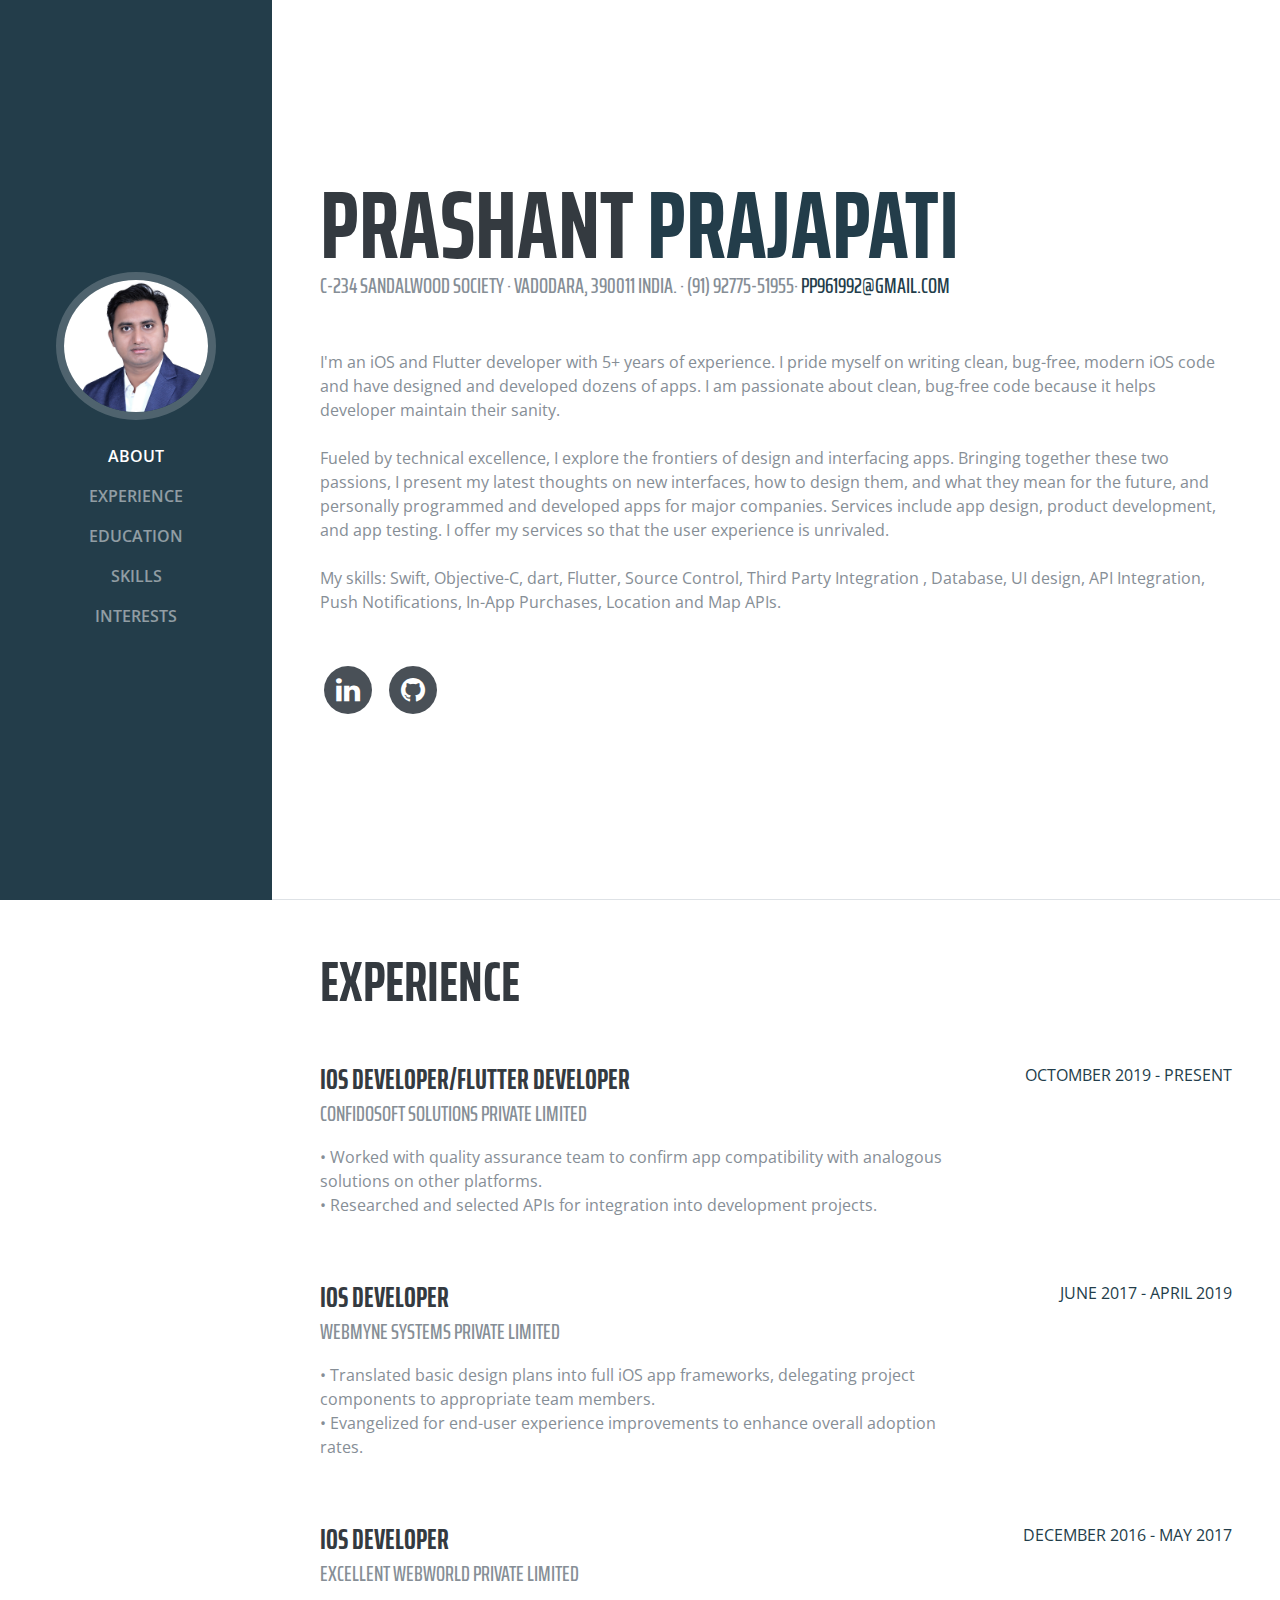
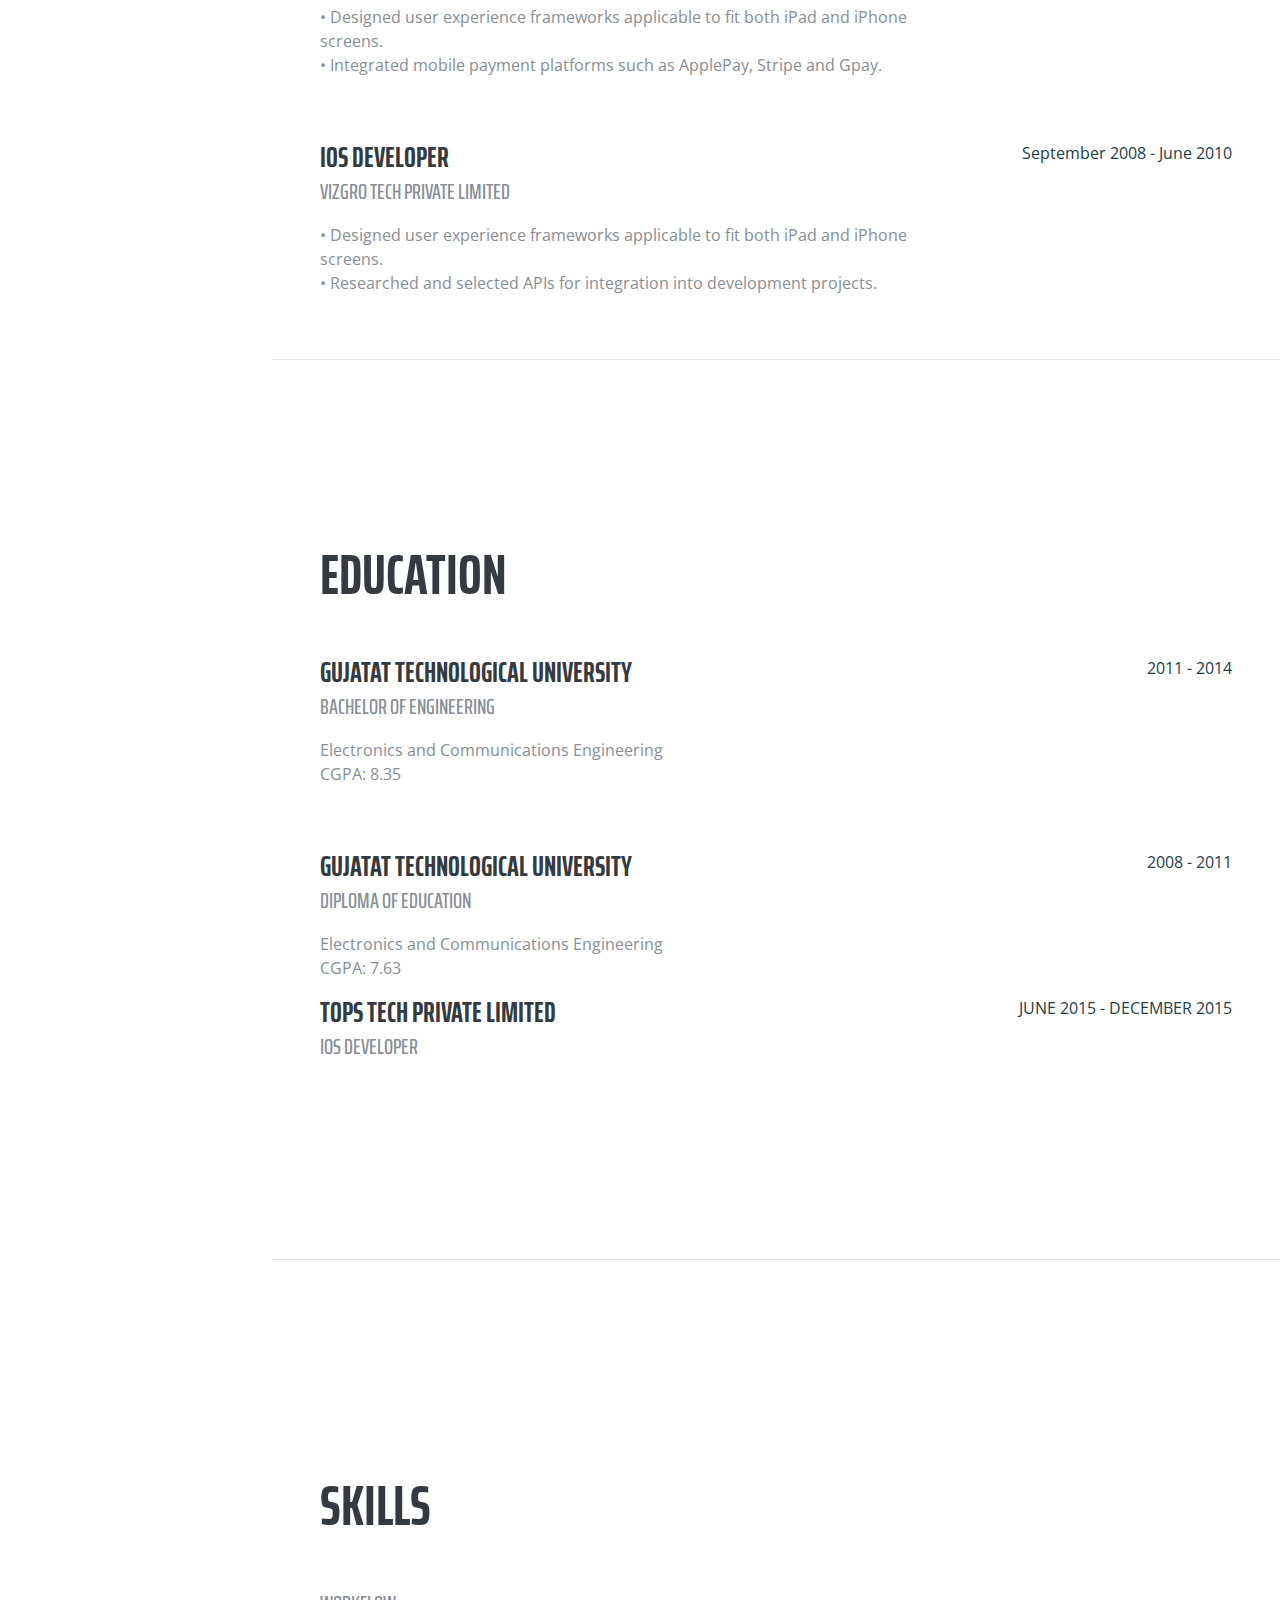
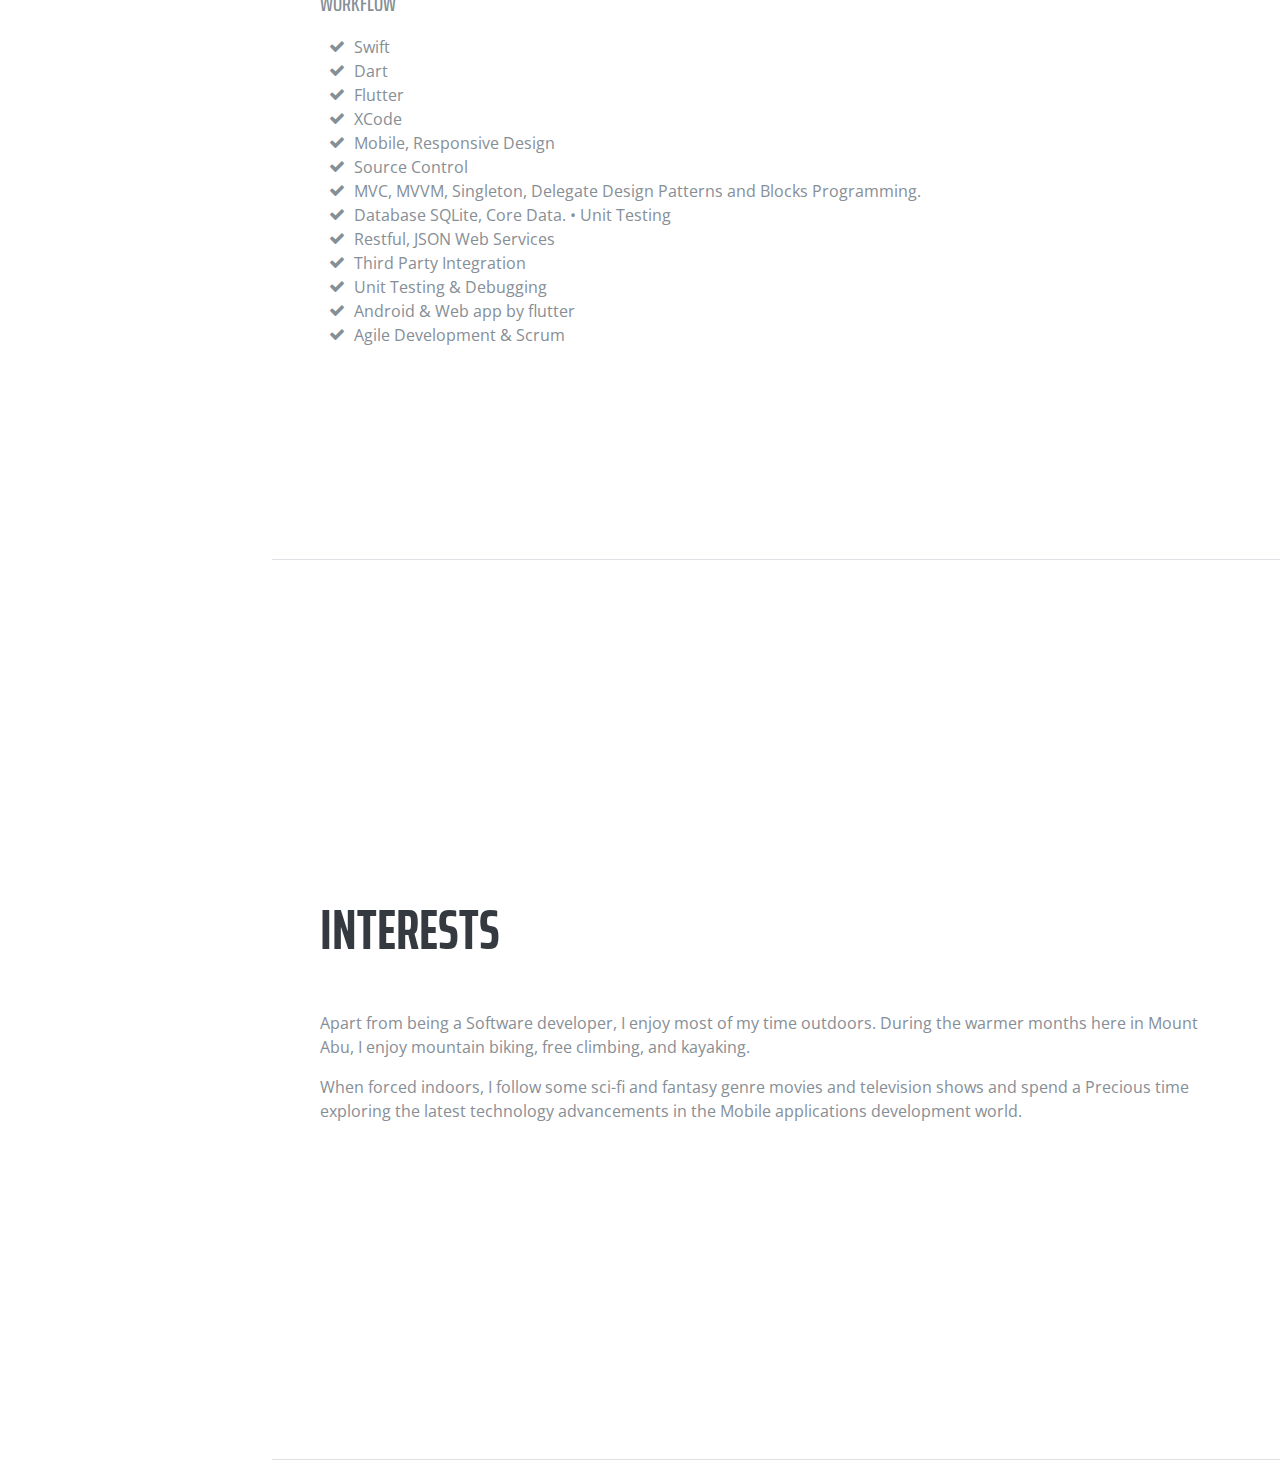
<file: index.html>
<!DOCTYPE html>
<html lang="en">

<head>

  <meta charset="utf-8">
  <meta name="viewport" content="width=device-width, initial-scale=1, shrink-to-fit=no">
  <meta name="description" content="">
  <meta name="author" content="">

  <title>Prashant Prajapati</title>

  <!-- Bootstrap core CSS -->
  <link href="vendor/bootstrap/css/bootstrap.min.css" rel="stylesheet">

  <!-- Custom fonts for this template -->
  <link href="https://fonts.googleapis.com/css?family=Saira+Extra+Condensed:100,200,300,400,500,600,700,800,900"
    rel="stylesheet">
  <link href="https://fonts.googleapis.com/css?family=Open+Sans:300,300i,400,400i,600,600i,700,700i,800,800i"
    rel="stylesheet">
  <link href="vendor/font-awesome/css/font-awesome.min.css" rel="stylesheet">
  <link href="vendor/devicons/css/devicons.min.css" rel="stylesheet">
  <link href="vendor/simple-line-icons/css/simple-line-icons.css" rel="stylesheet">

  <!-- Custom styles for this template -->
  <link href="css/resume.min.css" rel="stylesheet">

</head>

<body id="page-top">

  <nav class="navbar navbar-expand-lg navbar-dark bg-primary fixed-top" id="sideNav">
    <a class="navbar-brand js-scroll-trigger" href="#page-top">
      <span class="d-block d-lg-none">Prashant Prajapati</span>
      <span class="d-none d-lg-block">
        <img class="img-fluid img-profile rounded-circle mx-auto mb-2" src="img/profile.jpg" alt="">
      </span>
    </a>
    <button class="navbar-toggler" type="button" data-toggle="collapse" data-target="#navbarSupportedContent"
      aria-controls="navbarSupportedContent" aria-expanded="false" aria-label="Toggle navigation">
      <span class="navbar-toggler-icon"></span>
    </button>
    <div class="collapse navbar-collapse" id="navbarSupportedContent">
      <ul class="navbar-nav">
        <li class="nav-item">
          <a class="nav-link js-scroll-trigger" href="#about">About</a>
        </li>
        <li class="nav-item">
          <a class="nav-link js-scroll-trigger" href="#experience">Experience</a>
        </li>
        <li class="nav-item">
          <a class="nav-link js-scroll-trigger" href="#education">Education</a>
        </li>
        <li class="nav-item">
          <a class="nav-link js-scroll-trigger" href="#skills">Skills</a>
        </li>
        <li class="nav-item">
          <a class="nav-link js-scroll-trigger" href="#interests">Interests</a>
        </li>
        <!-- <li class="nav-item">
          <a class="nav-link js-scroll-trigger" href="#awards">Awards</a>
        </li> -->
      </ul>
    </div>
  </nav>

  <div class="container-fluid p-0">

    <section class="resume-section p-3 p-lg-5 d-flex d-column" id="about">
      <div class="my-auto">
        <h1 class="mb-0">Prashant
          <span class="text-primary">Prajapati</span>
        </h1>
        <div class="subheading mb-5">C-234 Sandalwood Society · Vadodara, 390011 India. · (91) 92775-51955·
          <a href="mailto:pp961992@gmail.com">pp961992@gmail.com</a>
        </div>
        <p class="mb-5">I'm an iOS and Flutter developer with 5+ years of experience. I pride myself on writing clean,
          bug-free, modern iOS code and have designed and developed dozens of apps. I am passionate about clean,
          bug-free code because it helps developer maintain their sanity.
          <br><br>
          Fueled by technical excellence, I explore the frontiers of design and interfacing apps. Bringing together
          these two passions, I present my latest thoughts on new interfaces, how to design them, and what they mean for
          the future, and personally programmed and developed apps for major companies. Services include app design,
          product development, and app testing. I offer my services so that the user experience is unrivaled.
          <br><br>
          My skills:
          Swift, Objective-C, dart, Flutter, Source Control, Third Party Integration , Database, UI design, API
          Integration, Push Notifications, In-App Purchases, Location and Map APIs.
        </p>
        <ul class="list-inline list-social-icons mb-0">
          <!-- <li class="list-inline-item">
              <a href="#">
                <span class="fa-stack fa-lg">
                  <i class="fa fa-circle fa-stack-2x"></i>
                  <i class="fa fa-facebook fa-stack-1x fa-inverse"></i>
                </span>
              </a>
            </li> -->
          <!-- <li class="list-inline-item">
            <a href="#">
              <span class="fa-stack fa-lg">
                <i class="fa fa-circle fa-stack-2x"></i>
                <i class="fa fa-twitter fa-stack-1x fa-inverse"></i>
              </span>
            </a>
          </li> -->
          <li class="list-inline-item">
            <a href="https://www.linkedin.com/in/prashant-prajapati-76639778">
              <span class="fa-stack fa-lg">
                <i class="fa fa-circle fa-stack-2x"></i>
                <i class="fa fa-linkedin fa-stack-1x fa-inverse"></i>
              </span>
            </a>
          </li>
          <li class="list-inline-item">
            <a href="https://github.com/Prashant961992">
              <span class="fa-stack fa-lg">
                <i class="fa fa-circle fa-stack-2x"></i>
                <i class="fa fa-github fa-stack-1x fa-inverse"></i>
              </span>
            </a>
          </li>
        </ul>
      </div>
    </section>

    <section class="resume-section p-3 p-lg-5 d-flex flex-column" id="experience">
      <div class="my-auto">
        <h2 class="mb-5">Experience</h2>

        <div class="resume-item d-flex flex-column flex-md-row mb-5">
          <div class="resume-content mr-auto">
            <h3 class="mb-0">IOS Developer/Flutter Developer</h3>
            <div class="subheading mb-3">Confidosoft Solutions Private Limited</div>
            <p>• Worked with quality assurance team to confirm app compatibility with analogous solutions on other
              platforms. <br> • Researched and selected APIs for integration into development projects.
            </p>
          </div>
          <div class="resume-date text-md-right">
            <span class="text-primary">OCTOMBER 2019 - PRESENT</span>
          </div>
        </div>

        <div class="resume-item d-flex flex-column flex-md-row mb-5">
          <div class="resume-content mr-auto">
            <h3 class="mb-0">IOS Developer</h3>
            <div class="subheading mb-3">Webmyne Systems Private Limited</div>
            <p>• Translated basic design plans into full iOS app frameworks, delegating project components to
              appropriate team members. <br> • Evangelized for end-user experience improvements to enhance overall
              adoption rates.
            </p>
          </div>
          <div class="resume-date text-md-right">
            <span class="text-primary">JUNE 2017 - APRIL 2019</span>
          </div>
        </div>

        <div class="resume-item d-flex flex-column flex-md-row mb-5">
          <div class="resume-content mr-auto">
            <h3 class="mb-0">IOS Developer</h3>
            <div class="subheading mb-3">Excellent WebWorld Private Limited</div>
            <p>• Designed user experience frameworks applicable to fit both iPad and iPhone screens.
              <br> • Integrated mobile payment platforms such as ApplePay, Stripe and Gpay.
            </p>
          </div>
          <div class="resume-date text-md-right">
            <span class="text-primary">DECEMBER 2016 - MAY 2017</span>
          </div>
        </div>

        <div class="resume-item d-flex flex-column flex-md-row">
          <div class="resume-content mr-auto">
            <h3 class="mb-0">IOS Developer</h3>
            <div class="subheading mb-3">Vizgro Tech Private Limited</div>
            <p>• Designed user experience frameworks applicable to fit both iPad and iPhone screens.
              <br> • Researched and selected APIs for integration into development projects.
            </p>
          </div>
          <div class="resume-date text-md-right">
            <span class="text-primary">September 2008 - June 2010</span>
          </div>
        </div>

        <!-- <div class="resume-item d-flex flex-column flex-md-row mb-5">
          <div class="resume-content mr-auto">
            <h3 class="mb-0">Intern - Developer</h3>
            <div class="subheading mb-3">TOPS Tech Private Limited</div>
            <p>More emphasized on the core and a detail study on programming language, and on ios platform.
            </p>
          </div>
          <div class="resume-date text-md-right">
            <span class="text-primary">JUNE 2015 - DECEMBER 2015</span>
          </div>
        </div> -->

      </div>

    </section>

    <section class="resume-section p-3 p-lg-5 d-flex flex-column" id="education">
      <div class="my-auto">
        <h2 class="mb-5">Education</h2>

        <div class="resume-item d-flex flex-column flex-md-row mb-5">
          <div class="resume-content mr-auto">
            <h3 class="mb-0">GUJATAT TECHNOLOGICAL UNIVERSITY</h3>
            <div class="subheading mb-3">Bachelor of Engineering</div>
            <div>Electronics and Communications Engineering</div>
            <p>CGPA: 8.35</p>
          </div>
          <div class="resume-date text-md-right">
            <span class="text-primary">2011 - 2014</span>
          </div>
        </div>

        <div class="resume-item d-flex flex-column flex-md-row">
          <div class="resume-content mr-auto">
            <h3 class="mb-0">GUJATAT TECHNOLOGICAL UNIVERSITY</h3>
            <div class="subheading mb-3">Diploma of Education</div>
            <div>Electronics and Communications Engineering</div>
            <p>CGPA: 7.63</p>
          </div>
          <div class="resume-date text-md-right">
            <span class="text-primary">2008 - 2011</span>
          </div>
        </div>

        <div class="resume-item d-flex flex-column flex-md-row">
          <div class="resume-content mr-auto">
            <h3 class="mb-0">TOPS Tech Private Limited</h3>
            <div class="subheading mb-3">IOS Developer</div>
            <!-- <div>Electronics and Communications Engineering</div> -->
            <!-- <p>CGPA: 7.63</p> -->
          </div>
          <div class="resume-date text-md-right">
            <span class="text-primary">JUNE 2015 - DECEMBER 2015</span>
          </div>
        </div>

      </div>
    </section>

    <section class="resume-section p-3 p-lg-5 d-flex flex-column" id="skills">
      <div class="my-auto">
        <h2 class="mb-5">Skills</h2>

        <!-- <div class="subheading mb-3">Programming Languages &amp; Tools</div>
          <ul class="list-inline list-icons">
            <li class="list-inline-item">
              <i class="devicons devicons-swift"></i>
            </li>
            <li class="list-inline-item">
              <i class="devicons devicons-canva"></i>
            </li>
            <li class="list-inline-item">
              <i class="devicons devicons-firebase"></i>
            </li>
            <li class="list-inline-item">
              <i class="devicons devicons-flutter"></i>
            </li>
            <li class="list-inline-item">
              <i class="devicons devicons-sass"></i>
            </li>
            <li class="list-inline-item">
              <i class="devicons devicons-less"></i>
            </li>
            <li class="list-inline-item">
              <i class="devicons devicons-bootstrap"></i>
            </li>
            <li class="list-inline-item">
              <i class="devicons devicons-wordpress"></i>
            </li>
            <li class="list-inline-item">
              <i class="devicons devicons-grunt"></i>
            </li>
            <li class="list-inline-item">
              <i class="devicons devicons-gulp"></i>
            </li>
            <li class="list-inline-item">
              <i class="devicons devicons-npm"></i>
            </li>
          </ul> -->

        <div class="subheading mb-3">Workflow</div>
        <ul class="fa-ul mb-0">
          <li>
            <i class="fa-li fa fa-check"></i>
            Swift
          </li>
          <li>
          <li>
            <i class="fa-li fa fa-check"></i>
            Dart
          </li>
          <li>
          <li>
            <i class="fa-li fa fa-check"></i>
            Flutter
          </li>
          <li>
          <li>
            <i class="fa-li fa fa-check"></i>
            XCode
          </li>
          <li>
          <li>
            <i class="fa-li fa fa-check"></i>
            Mobile, Responsive Design
          </li>
          <li>
            <i class="fa-li fa fa-check"></i>
            Source Control
          </li>
          <li>
            <i class="fa-li fa fa-check"></i>
            MVC, MVVM, Singleton, Delegate Design Patterns and Blocks Programming.
          </li>
          <li>
            <i class="fa-li fa fa-check"></i>
            Database SQLite, Core Data. • Unit Testing
          </li>
          <li>
            <i class="fa-li fa fa-check"></i>
            Restful, JSON Web Services
          </li>
          <li>
            <i class="fa-li fa fa-check"></i>
            Third Party Integration
          </li>
          <li>
            <i class="fa-li fa fa-check"></i>
            Unit Testing &amp; Debugging
          </li>
          <li>
            <i class="fa-li fa fa-check"></i>
            Android & Web app by flutter
          </li>
          <li>
            <i class="fa-li fa fa-check"></i>
            Agile Development &amp; Scrum
          </li>
        </ul>
      </div>
    </section>

    <section class="resume-section p-3 p-lg-5 d-flex flex-column" id="interests">
      <div class="my-auto">
        <h2 class="mb-5">Interests</h2>
        <p>Apart from being a Software developer, I enjoy most of my time outdoors. During the warmer months here in
          Mount Abu, I enjoy mountain biking, free climbing, and kayaking.</p>
        <p class="mb-0">When forced indoors, I follow some sci-fi and fantasy genre movies and television shows and
          spend a Precious time exploring the latest technology advancements in the Mobile applications development
          world.</p>
      </div>
    </section>

    <!-- <section class="resume-section p-3 p-lg-5 d-flex flex-column" id="awards">
      <div class="my-auto">
        <h2 class="mb-5">Awards &amp; Certifications</h2>
        <ul class="fa-ul mb-0">
          <li>
            <i class="fa-li fa fa-trophy text-warning"></i>
            Google Analytics Certified Developer
          </li>
          <li>
            <i class="fa-li fa fa-trophy text-warning"></i>
            Mobile Web Specialist - Google Certification
          </li>
          <li>
            <i class="fa-li fa fa-trophy text-warning"></i>
            1<sup>st</sup>
            Place - University of Colorado Boulder - Emerging Tech Competition 2009
          </li>
          <li>
            <i class="fa-li fa fa-trophy text-warning"></i>
            1<sup>st</sup>
            Place - University of Colorado Boulder - Adobe Creative Jam 2008 (UI Design Category)
          </li>
          <li>
            <i class="fa-li fa fa-trophy text-warning"></i>
            2<sup>nd</sup>
            Place - University of Colorado Boulder - Emerging Tech Competition 2008
          </li>
          <li>
          <li>
            <i class="fa-li fa fa-trophy text-warning"></i>
            1<sup>st</sup>
            Place - James Buchanan High School - Hackathon 2006
          </li>
          <li>
            <i class="fa-li fa fa-trophy text-warning"></i>
            3<sup>rd</sup>
            Place - James Buchanan High School - Hackathon 2005
          </li>
        </ul>
      </div>
    </section> -->

  </div>

  <!-- Bootstrap core JavaScript -->
  <script src="vendor/jquery/jquery.min.js"></script>
  <script src="vendor/bootstrap/js/bootstrap.bundle.min.js"></script>

  <!-- Plugin JavaScript -->
  <script src="vendor/jquery-easing/jquery.easing.min.js"></script>

  <!-- Custom scripts for this template -->
  <script src="js/resume.min.js"></script>

</body>

</html>
</file>
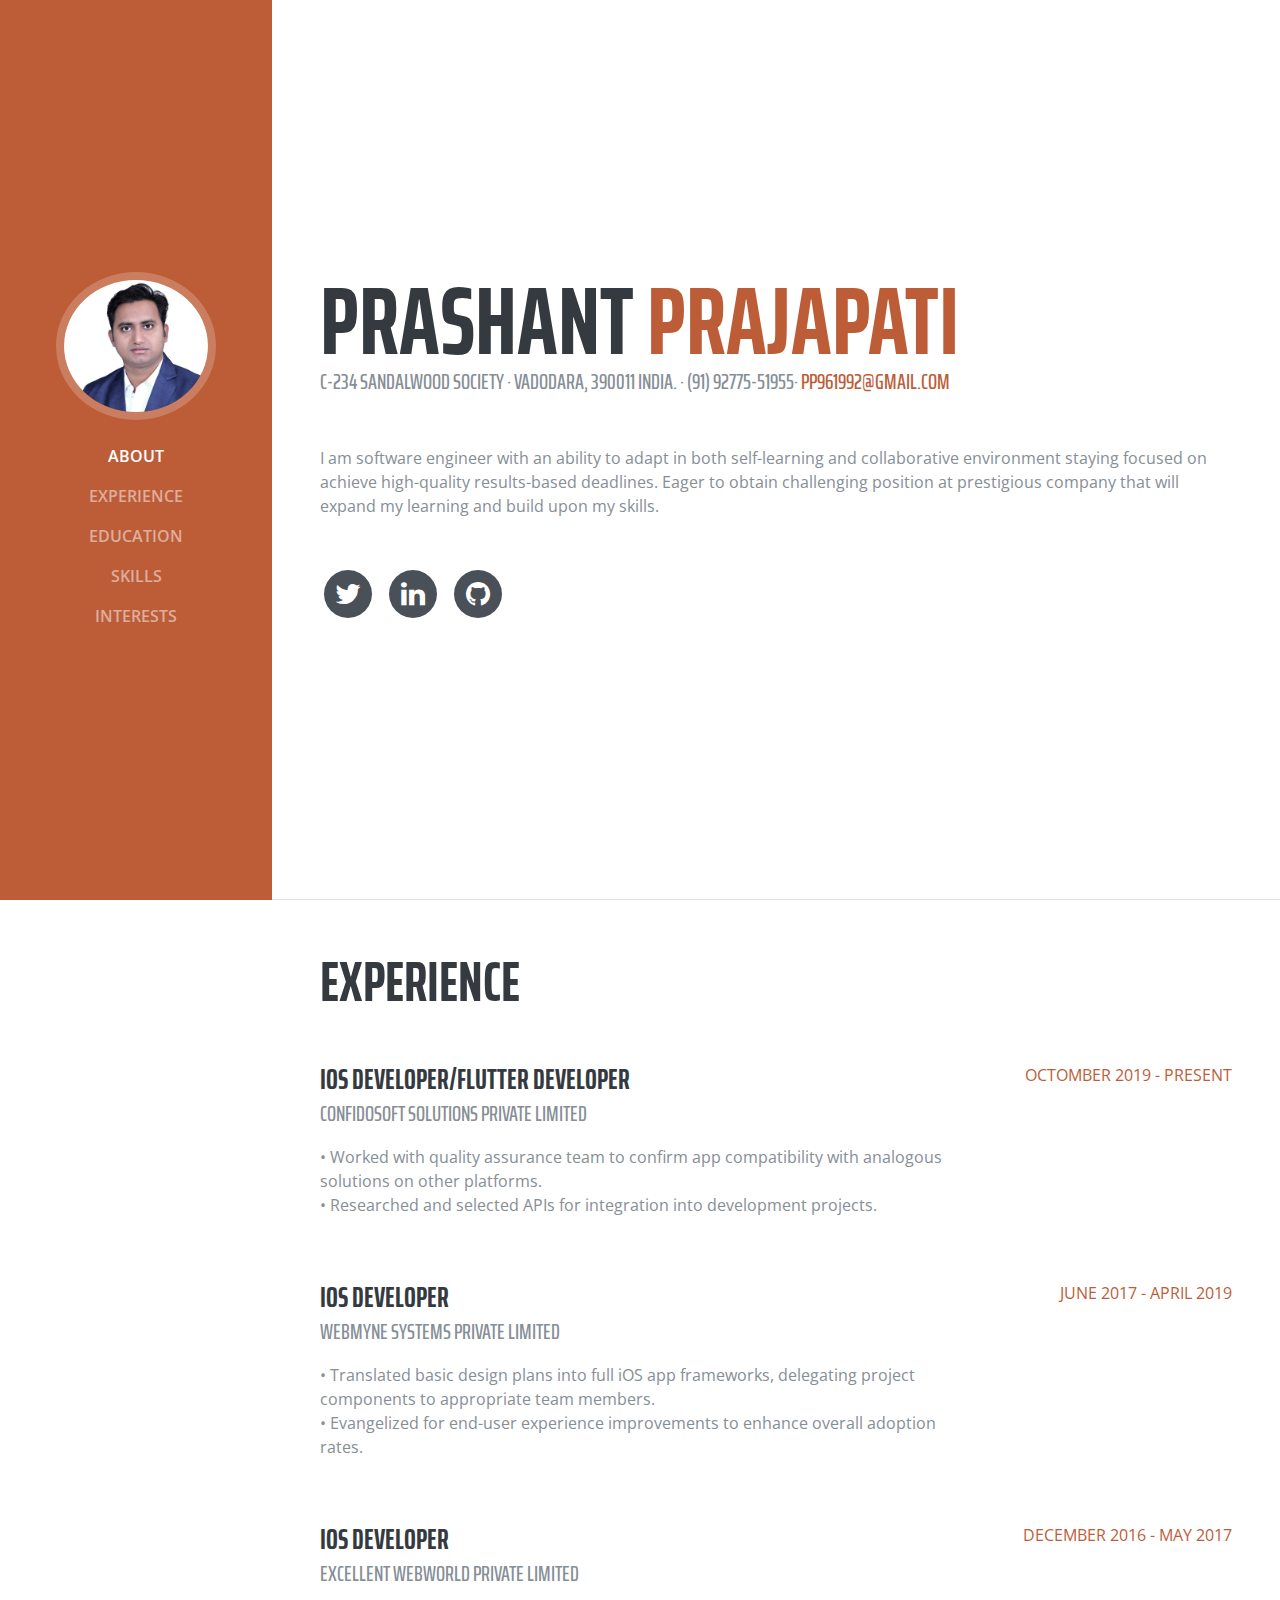
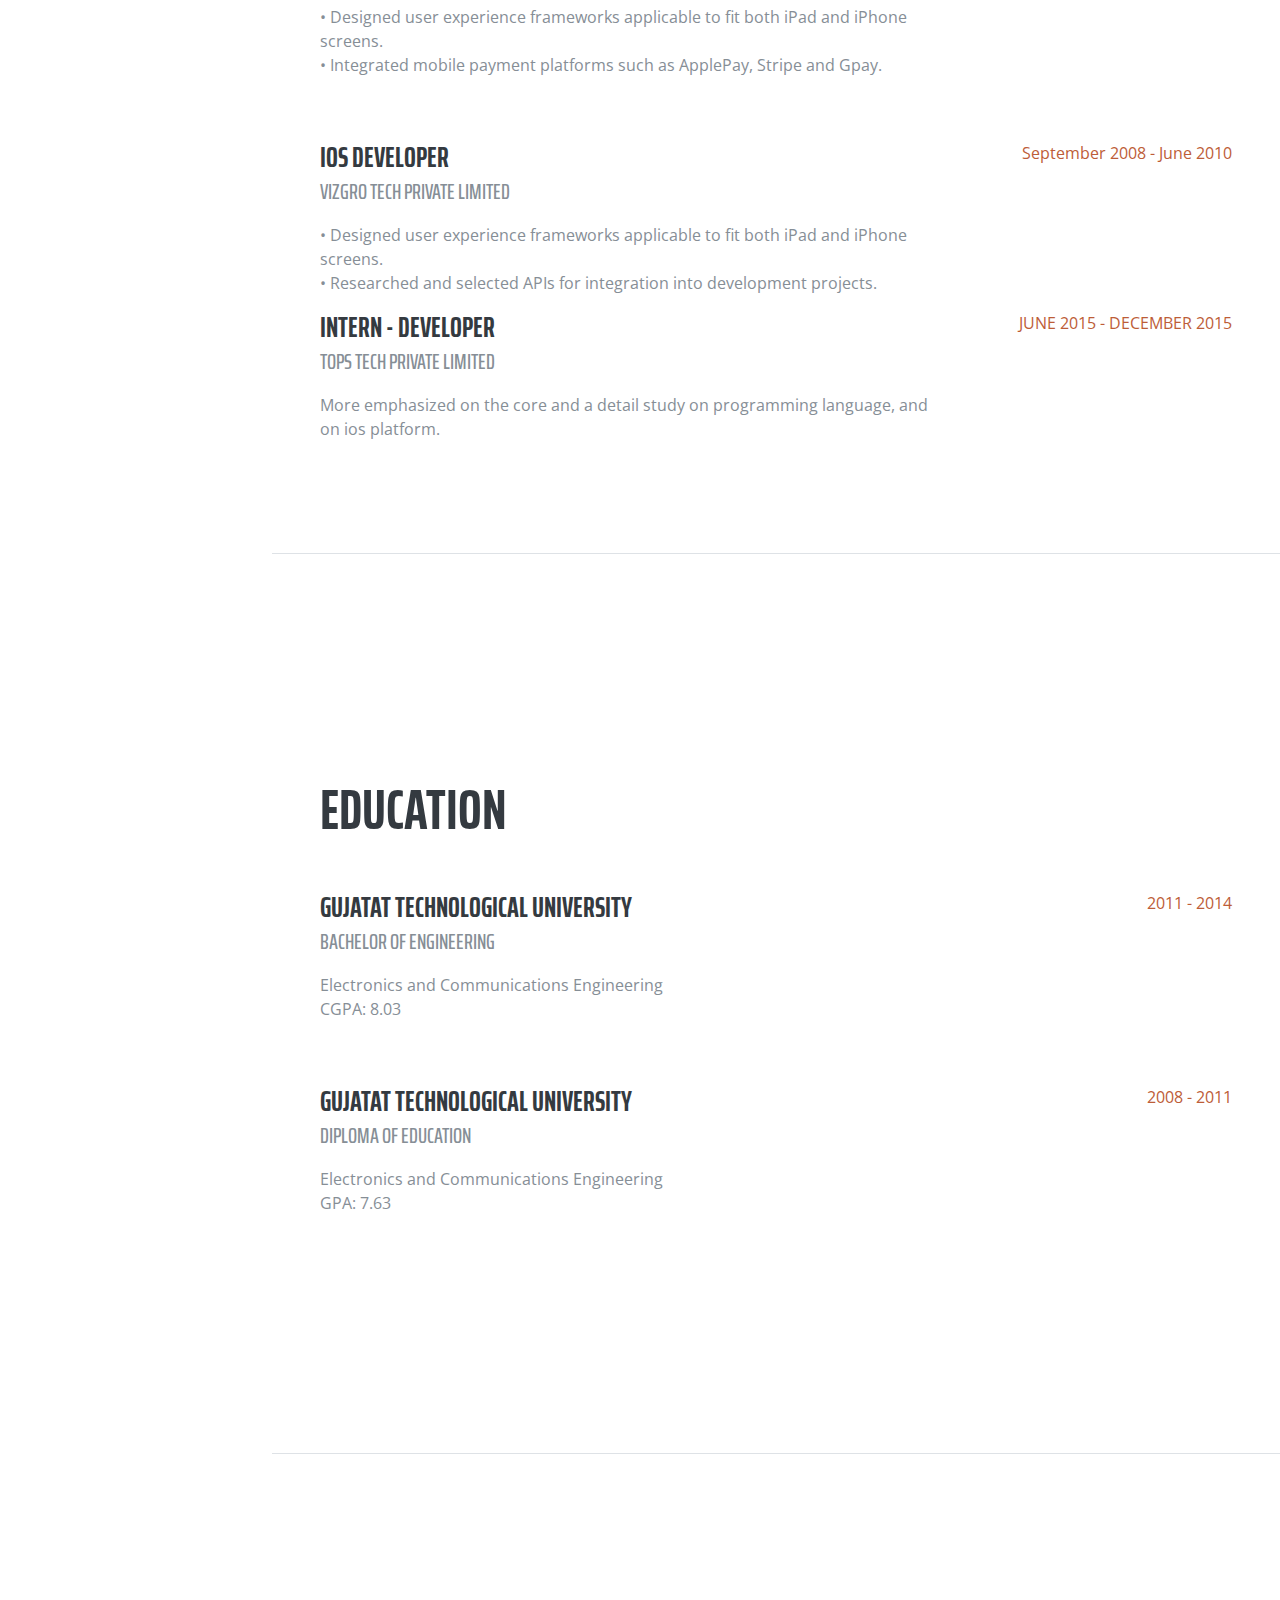
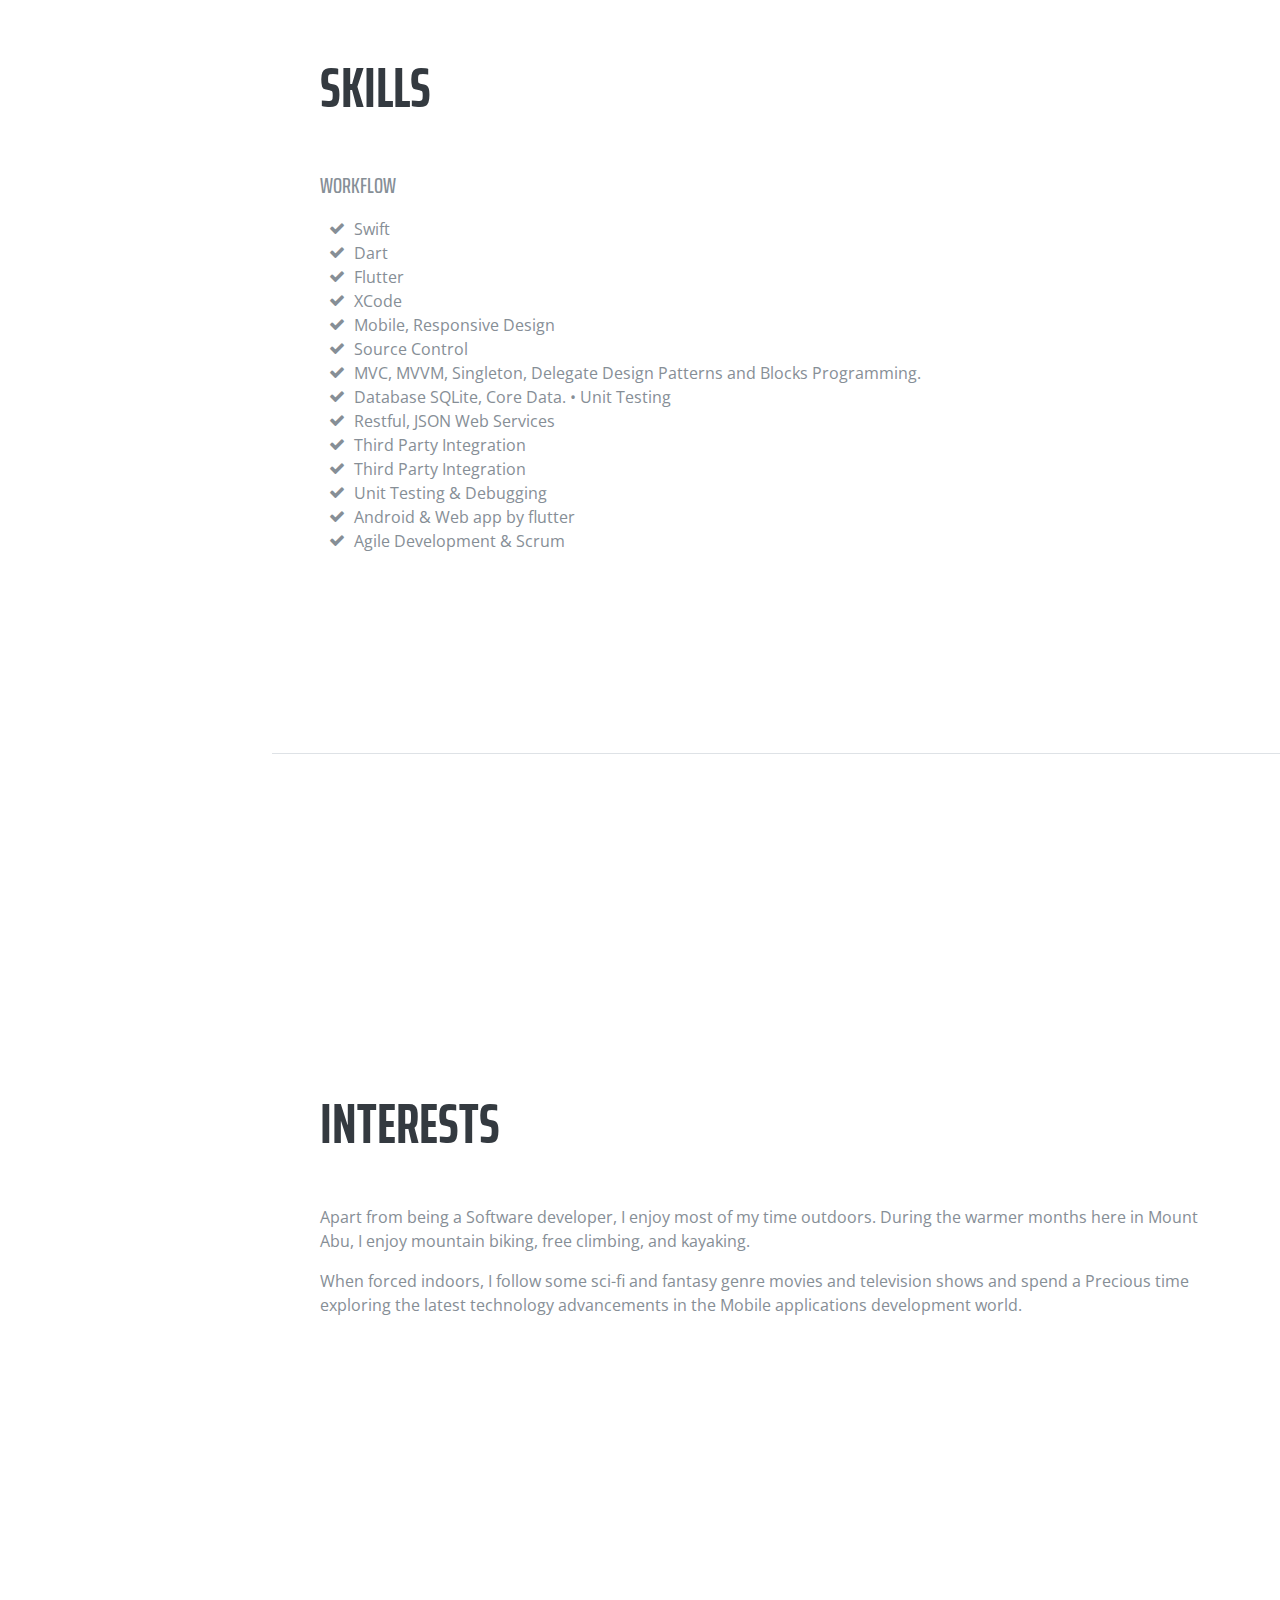
<file: resume_theme/index.html>
<!DOCTYPE html>
<html lang="en">

<head>

  <meta charset="utf-8">
  <meta name="viewport" content="width=device-width, initial-scale=1, shrink-to-fit=no">
  <meta name="description" content="">
  <meta name="author" content="">

  <title>Prashant Prajapati</title>

  <!-- Bootstrap core CSS -->
  <link href="vendor/bootstrap/css/bootstrap.min.css" rel="stylesheet">

  <!-- Custom fonts for this template -->
  <link href="https://fonts.googleapis.com/css?family=Saira+Extra+Condensed:100,200,300,400,500,600,700,800,900"
    rel="stylesheet">
  <link href="https://fonts.googleapis.com/css?family=Open+Sans:300,300i,400,400i,600,600i,700,700i,800,800i"
    rel="stylesheet">
  <link href="vendor/font-awesome/css/font-awesome.min.css" rel="stylesheet">
  <link href="vendor/devicons/css/devicons.min.css" rel="stylesheet">
  <link href="vendor/simple-line-icons/css/simple-line-icons.css" rel="stylesheet">

  <!-- Custom styles for this template -->
  <link href="css/resume.min.css" rel="stylesheet">

</head>

<body id="page-top">

  <nav class="navbar navbar-expand-lg navbar-dark bg-primary fixed-top" id="sideNav">
    <a class="navbar-brand js-scroll-trigger" href="#page-top">
      <span class="d-block d-lg-none">Start Bootstrap</span>
      <span class="d-none d-lg-block">
        <img class="img-fluid img-profile rounded-circle mx-auto mb-2" src="img/profile.jpg" alt="">
      </span>
    </a>
    <button class="navbar-toggler" type="button" data-toggle="collapse" data-target="#navbarSupportedContent"
      aria-controls="navbarSupportedContent" aria-expanded="false" aria-label="Toggle navigation">
      <span class="navbar-toggler-icon"></span>
    </button>
    <div class="collapse navbar-collapse" id="navbarSupportedContent">
      <ul class="navbar-nav">
        <li class="nav-item">
          <a class="nav-link js-scroll-trigger" href="#about">About</a>
        </li>
        <li class="nav-item">
          <a class="nav-link js-scroll-trigger" href="#experience">Experience</a>
        </li>
        <li class="nav-item">
          <a class="nav-link js-scroll-trigger" href="#education">Education</a>
        </li>
        <li class="nav-item">
          <a class="nav-link js-scroll-trigger" href="#skills">Skills</a>
        </li>
        <li class="nav-item">
          <a class="nav-link js-scroll-trigger" href="#interests">Interests</a>
        </li>
        <!-- <li class="nav-item">
          <a class="nav-link js-scroll-trigger" href="#awards">Awards</a>
        </li> -->
      </ul>
    </div>
  </nav>

  <div class="container-fluid p-0">

    <section class="resume-section p-3 p-lg-5 d-flex d-column" id="about">
      <div class="my-auto">
        <h1 class="mb-0">Prashant
          <span class="text-primary">Prajapati</span>
        </h1>
        <div class="subheading mb-5">C-234 Sandalwood Society · Vadodara, 390011 India. · (91) 92775-51955·
          <a href="mailto:pp961992@gmail.com">pp961992@gmail.com</a>
        </div>
        <p class="mb-5">I am software engineer with an ability to adapt in both self-learning and collaborative
          environment staying focused on achieve high-quality results-based deadlines. Eager to obtain challenging
          position at prestigious company that will expand my learning and build upon my skills.</p>
        <ul class="list-inline list-social-icons mb-0">
          <!-- <li class="list-inline-item">
              <a href="#">
                <span class="fa-stack fa-lg">
                  <i class="fa fa-circle fa-stack-2x"></i>
                  <i class="fa fa-facebook fa-stack-1x fa-inverse"></i>
                </span>
              </a>
            </li> -->
          <li class="list-inline-item">
            <a href="#">
              <span class="fa-stack fa-lg">
                <i class="fa fa-circle fa-stack-2x"></i>
                <i class="fa fa-twitter fa-stack-1x fa-inverse"></i>
              </span>
            </a>
          </li>
          <li class="list-inline-item">
            <a href="#">
              <span class="fa-stack fa-lg">
                <i class="fa fa-circle fa-stack-2x"></i>
                <i class="fa fa-linkedin fa-stack-1x fa-inverse"></i>
              </span>
            </a>
          </li>
          <li class="list-inline-item">
            <a href="#">
              <span class="fa-stack fa-lg">
                <i class="fa fa-circle fa-stack-2x"></i>
                <i class="fa fa-github fa-stack-1x fa-inverse"></i>
              </span>
            </a>
          </li>
        </ul>
      </div>
    </section>

    <section class="resume-section p-3 p-lg-5 d-flex flex-column" id="experience">
      <div class="my-auto">
        <h2 class="mb-5">Experience</h2>

        <div class="resume-item d-flex flex-column flex-md-row mb-5">
          <div class="resume-content mr-auto">
            <h3 class="mb-0">IOS Developer/Flutter Developer</h3>
            <div class="subheading mb-3">Confidosoft Solutions Private Limited</div>
            <p>• Worked with quality assurance team to confirm app compatibility with analogous solutions on other
              platforms. <br> • Researched and selected APIs for integration into development projects.
            </p>
          </div>
          <div class="resume-date text-md-right">
            <span class="text-primary">OCTOMBER 2019 - PRESENT</span>
          </div>
        </div>

        <div class="resume-item d-flex flex-column flex-md-row mb-5">
          <div class="resume-content mr-auto">
            <h3 class="mb-0">IOS Developer</h3>
            <div class="subheading mb-3">Webmyne Systems Private Limited</div>
            <p>• Translated basic design plans into full iOS app frameworks, delegating project components to
              appropriate team members. <br> • Evangelized for end-user experience improvements to enhance overall
              adoption rates.
            </p>
          </div>
          <div class="resume-date text-md-right">
            <span class="text-primary">JUNE 2017 - APRIL 2019</span>
          </div>
        </div>

        <div class="resume-item d-flex flex-column flex-md-row mb-5">
          <div class="resume-content mr-auto">
            <h3 class="mb-0">IOS Developer</h3>
            <div class="subheading mb-3">Excellent WebWorld Private Limited</div>
            <p>• Designed user experience frameworks applicable to fit both iPad and iPhone screens.
              <br> • Integrated mobile payment platforms such as ApplePay, Stripe and Gpay.
            </p>
          </div>
          <div class="resume-date text-md-right">
            <span class="text-primary">DECEMBER 2016 - MAY 2017</span>
          </div>
        </div>

        <div class="resume-item d-flex flex-column flex-md-row">
          <div class="resume-content mr-auto">
            <h3 class="mb-0">IOS Developer</h3>
            <div class="subheading mb-3">Vizgro Tech Private Limited</div>
            <p>• Designed user experience frameworks applicable to fit both iPad and iPhone screens.
              <br> • Researched and selected APIs for integration into development projects.
            </p>
          </div>
          <div class="resume-date text-md-right">
            <span class="text-primary">September 2008 - June 2010</span>
          </div>
        </div>

        <div class="resume-item d-flex flex-column flex-md-row mb-5">
          <div class="resume-content mr-auto">
            <h3 class="mb-0">Intern - Developer</h3>
            <div class="subheading mb-3">TOPS Tech Private Limited</div>
            <p>More emphasized on the core and a detail study on programming language, and on ios platform.
            </p>
          </div>
          <div class="resume-date text-md-right">
            <span class="text-primary">JUNE 2015 - DECEMBER 2015</span>
          </div>
        </div>

      </div>

    </section>

    <section class="resume-section p-3 p-lg-5 d-flex flex-column" id="education">
      <div class="my-auto">
        <h2 class="mb-5">Education</h2>

        <div class="resume-item d-flex flex-column flex-md-row mb-5">
          <div class="resume-content mr-auto">
            <h3 class="mb-0">GUJATAT TECHNOLOGICAL UNIVERSITY</h3>
            <div class="subheading mb-3">Bachelor of Engineering</div>
            <div>Electronics and Communications Engineering</div>
            <p>CGPA: 8.03</p>
          </div>
          <div class="resume-date text-md-right">
            <span class="text-primary">2011 - 2014</span>
          </div>
        </div>

        <div class="resume-item d-flex flex-column flex-md-row">
          <div class="resume-content mr-auto">
            <h3 class="mb-0">GUJATAT TECHNOLOGICAL UNIVERSITY</h3>
            <div class="subheading mb-3">Diploma of Education</div>
            <div>Electronics and Communications Engineering</div>
            <p>GPA: 7.63</p>
          </div>
          <div class="resume-date text-md-right">
            <span class="text-primary">2008 - 2011</span>
          </div>
        </div>

      </div>
    </section>

    <section class="resume-section p-3 p-lg-5 d-flex flex-column" id="skills">
      <div class="my-auto">
        <h2 class="mb-5">Skills</h2>

        <!-- <div class="subheading mb-3">Programming Languages &amp; Tools</div>
          <ul class="list-inline list-icons">
            <li class="list-inline-item">
              <i class="devicons devicons-swift"></i>
            </li>
            <li class="list-inline-item">
              <i class="devicons devicons-canva"></i>
            </li>
            <li class="list-inline-item">
              <i class="devicons devicons-firebase"></i>
            </li>
            <li class="list-inline-item">
              <i class="devicons devicons-flutter"></i>
            </li>
            <li class="list-inline-item">
              <i class="devicons devicons-sass"></i>
            </li>
            <li class="list-inline-item">
              <i class="devicons devicons-less"></i>
            </li>
            <li class="list-inline-item">
              <i class="devicons devicons-bootstrap"></i>
            </li>
            <li class="list-inline-item">
              <i class="devicons devicons-wordpress"></i>
            </li>
            <li class="list-inline-item">
              <i class="devicons devicons-grunt"></i>
            </li>
            <li class="list-inline-item">
              <i class="devicons devicons-gulp"></i>
            </li>
            <li class="list-inline-item">
              <i class="devicons devicons-npm"></i>
            </li>
          </ul> -->

        <div class="subheading mb-3">Workflow</div>
        <ul class="fa-ul mb-0">
          <li>
            <i class="fa-li fa fa-check"></i>
            Swift
          </li>
          <li>
          <li>
            <i class="fa-li fa fa-check"></i>
            Dart
          </li>
          <li>
          <li>
            <i class="fa-li fa fa-check"></i>
            Flutter
          </li>
          <li>
          <li>
            <i class="fa-li fa fa-check"></i>
            XCode
          </li>
          <li>
          <li>
            <i class="fa-li fa fa-check"></i>
            Mobile, Responsive Design
          </li>
          <li>
            <i class="fa-li fa fa-check"></i>
            Source Control 
          </li>
          <li>
            <i class="fa-li fa fa-check"></i>
            MVC, MVVM, Singleton, Delegate Design Patterns and Blocks Programming.
          </li>
          <li>
            <i class="fa-li fa fa-check"></i>
            Database SQLite, Core Data. • Unit Testing
          </li>
          <li>
            <i class="fa-li fa fa-check"></i>
            Restful, JSON Web Services
          </li>
          <li>
            <i class="fa-li fa fa-check"></i>
            Third Party Integration
          </li>
          <li>
            <i class="fa-li fa fa-check"></i>
            Third Party Integration
          </li>
          <li>
            <i class="fa-li fa fa-check"></i>
            Unit Testing &amp; Debugging
          </li>
          <li>
            <i class="fa-li fa fa-check"></i>
            Android & Web app by flutter
          </li>
          <li>
            <i class="fa-li fa fa-check"></i>
            Agile Development &amp; Scrum
          </li>
        </ul>
      </div>
    </section>

    <section class="resume-section p-3 p-lg-5 d-flex flex-column" id="interests">
      <div class="my-auto">
        <h2 class="mb-5">Interests</h2>
        <p>Apart from being a Software developer, I enjoy most of my time outdoors. During the warmer months here in Mount Abu, I enjoy mountain biking, free climbing, and kayaking.</p>
        <p class="mb-0">When forced indoors, I follow some sci-fi and fantasy genre movies and television shows and spend a Precious time exploring the latest technology advancements in the Mobile applications development world.</p>
      </div>
    </section>

    <!-- <section class="resume-section p-3 p-lg-5 d-flex flex-column" id="awards">
      <div class="my-auto">
        <h2 class="mb-5">Awards &amp; Certifications</h2>
        <ul class="fa-ul mb-0">
          <li>
            <i class="fa-li fa fa-trophy text-warning"></i>
            Google Analytics Certified Developer
          </li>
          <li>
            <i class="fa-li fa fa-trophy text-warning"></i>
            Mobile Web Specialist - Google Certification
          </li>
          <li>
            <i class="fa-li fa fa-trophy text-warning"></i>
            1<sup>st</sup>
            Place - University of Colorado Boulder - Emerging Tech Competition 2009
          </li>
          <li>
            <i class="fa-li fa fa-trophy text-warning"></i>
            1<sup>st</sup>
            Place - University of Colorado Boulder - Adobe Creative Jam 2008 (UI Design Category)
          </li>
          <li>
            <i class="fa-li fa fa-trophy text-warning"></i>
            2<sup>nd</sup>
            Place - University of Colorado Boulder - Emerging Tech Competition 2008
          </li>
          <li>
          <li>
            <i class="fa-li fa fa-trophy text-warning"></i>
            1<sup>st</sup>
            Place - James Buchanan High School - Hackathon 2006
          </li>
          <li>
            <i class="fa-li fa fa-trophy text-warning"></i>
            3<sup>rd</sup>
            Place - James Buchanan High School - Hackathon 2005
          </li>
        </ul>
      </div>
    </section> -->

  </div>

  <!-- Bootstrap core JavaScript -->
  <script src="vendor/jquery/jquery.min.js"></script>
  <script src="vendor/bootstrap/js/bootstrap.bundle.min.js"></script>

  <!-- Plugin JavaScript -->
  <script src="vendor/jquery-easing/jquery.easing.min.js"></script>

  <!-- Custom scripts for this template -->
  <script src="js/resume.min.js"></script>

</body>

</html>
</file>
<file: vendor/simple-line-icons/css/simple-line-icons.css>
@font-face {
  font-family: 'simple-line-icons';
  src: url('../fonts/Simple-Line-Icons.eot?v=2.4.0');
  src: url('../fonts/Simple-Line-Icons.eot?v=2.4.0#iefix') format('embedded-opentype'), url('../fonts/Simple-Line-Icons.woff2?v=2.4.0') format('woff2'), url('../fonts/Simple-Line-Icons.ttf?v=2.4.0') format('truetype'), url('../fonts/Simple-Line-Icons.woff?v=2.4.0') format('woff'), url('../fonts/Simple-Line-Icons.svg?v=2.4.0#simple-line-icons') format('svg');
  font-weight: normal;
  font-style: normal;
}
/*
 Use the following CSS code if you want to have a class per icon.
 Instead of a list of all class selectors, you can use the generic [class*="icon-"] selector, but it's slower:
*/
.icon-user,
.icon-people,
.icon-user-female,
.icon-user-follow,
.icon-user-following,
.icon-user-unfollow,
.icon-login,
.icon-logout,
.icon-emotsmile,
.icon-phone,
.icon-call-end,
.icon-call-in,
.icon-call-out,
.icon-map,
.icon-location-pin,
.icon-direction,
.icon-directions,
.icon-compass,
.icon-layers,
.icon-menu,
.icon-list,
.icon-options-vertical,
.icon-options,
.icon-arrow-down,
.icon-arrow-left,
.icon-arrow-right,
.icon-arrow-up,
.icon-arrow-up-circle,
.icon-arrow-left-circle,
.icon-arrow-right-circle,
.icon-arrow-down-circle,
.icon-check,
.icon-clock,
.icon-plus,
.icon-minus,
.icon-close,
.icon-event,
.icon-exclamation,
.icon-organization,
.icon-trophy,
.icon-screen-smartphone,
.icon-screen-desktop,
.icon-plane,
.icon-notebook,
.icon-mustache,
.icon-mouse,
.icon-magnet,
.icon-energy,
.icon-disc,
.icon-cursor,
.icon-cursor-move,
.icon-crop,
.icon-chemistry,
.icon-speedometer,
.icon-shield,
.icon-screen-tablet,
.icon-magic-wand,
.icon-hourglass,
.icon-graduation,
.icon-ghost,
.icon-game-controller,
.icon-fire,
.icon-eyeglass,
.icon-envelope-open,
.icon-envelope-letter,
.icon-bell,
.icon-badge,
.icon-anchor,
.icon-wallet,
.icon-vector,
.icon-speech,
.icon-puzzle,
.icon-printer,
.icon-present,
.icon-playlist,
.icon-pin,
.icon-picture,
.icon-handbag,
.icon-globe-alt,
.icon-globe,
.icon-folder-alt,
.icon-folder,
.icon-film,
.icon-feed,
.icon-drop,
.icon-drawer,
.icon-docs,
.icon-doc,
.icon-diamond,
.icon-cup,
.icon-calculator,
.icon-bubbles,
.icon-briefcase,
.icon-book-open,
.icon-basket-loaded,
.icon-basket,
.icon-bag,
.icon-action-undo,
.icon-action-redo,
.icon-wrench,
.icon-umbrella,
.icon-trash,
.icon-tag,
.icon-support,
.icon-frame,
.icon-size-fullscreen,
.icon-size-actual,
.icon-shuffle,
.icon-share-alt,
.icon-share,
.icon-rocket,
.icon-question,
.icon-pie-chart,
.icon-pencil,
.icon-note,
.icon-loop,
.icon-home,
.icon-grid,
.icon-graph,
.icon-microphone,
.icon-music-tone-alt,
.icon-music-tone,
.icon-earphones-alt,
.icon-earphones,
.icon-equalizer,
.icon-like,
.icon-dislike,
.icon-control-start,
.icon-control-rewind,
.icon-control-play,
.icon-control-pause,
.icon-control-forward,
.icon-control-end,
.icon-volume-1,
.icon-volume-2,
.icon-volume-off,
.icon-calendar,
.icon-bulb,
.icon-chart,
.icon-ban,
.icon-bubble,
.icon-camrecorder,
.icon-camera,
.icon-cloud-download,
.icon-cloud-upload,
.icon-envelope,
.icon-eye,
.icon-flag,
.icon-heart,
.icon-info,
.icon-key,
.icon-link,
.icon-lock,
.icon-lock-open,
.icon-magnifier,
.icon-magnifier-add,
.icon-magnifier-remove,
.icon-paper-clip,
.icon-paper-plane,
.icon-power,
.icon-refresh,
.icon-reload,
.icon-settings,
.icon-star,
.icon-symbol-female,
.icon-symbol-male,
.icon-target,
.icon-credit-card,
.icon-paypal,
.icon-social-tumblr,
.icon-social-twitter,
.icon-social-facebook,
.icon-social-instagram,
.icon-social-linkedin,
.icon-social-pinterest,
.icon-social-github,
.icon-social-google,
.icon-social-reddit,
.icon-social-skype,
.icon-social-dribbble,
.icon-social-behance,
.icon-social-foursqare,
.icon-social-soundcloud,
.icon-social-spotify,
.icon-social-stumbleupon,
.icon-social-youtube,
.icon-social-dropbox,
.icon-social-vkontakte,
.icon-social-steam {
  font-family: 'simple-line-icons';
  speak: none;
  font-style: normal;
  font-weight: normal;
  font-variant: normal;
  text-transform: none;
  line-height: 1;
  /* Better Font Rendering =========== */
  -webkit-font-smoothing: antialiased;
  -moz-osx-font-smoothing: grayscale;
}
.icon-user:before {
  content: "\e005";
}
.icon-people:before {
  content: "\e001";
}
.icon-user-female:before {
  content: "\e000";
}
.icon-user-follow:before {
  content: "\e002";
}
.icon-user-following:before {
  content: "\e003";
}
.icon-user-unfollow:before {
  content: "\e004";
}
.icon-login:before {
  content: "\e066";
}
.icon-logout:before {
  content: "\e065";
}
.icon-emotsmile:before {
  content: "\e021";
}
.icon-phone:before {
  content: "\e600";
}
.icon-call-end:before {
  content: "\e048";
}
.icon-call-in:before {
  content: "\e047";
}
.icon-call-out:before {
  content: "\e046";
}
.icon-map:before {
  content: "\e033";
}
.icon-location-pin:before {
  content: "\e096";
}
.icon-direction:before {
  content: "\e042";
}
.icon-directions:before {
  content: "\e041";
}
.icon-compass:before {
  content: "\e045";
}
.icon-layers:before {
  content: "\e034";
}
.icon-menu:before {
  content: "\e601";
}
.icon-list:before {
  content: "\e067";
}
.icon-options-vertical:before {
  content: "\e602";
}
.icon-options:before {
  content: "\e603";
}
.icon-arrow-down:before {
  content: "\e604";
}
.icon-arrow-left:before {
  content: "\e605";
}
.icon-arrow-right:before {
  content: "\e606";
}
.icon-arrow-up:before {
  content: "\e607";
}
.icon-arrow-up-circle:before {
  content: "\e078";
}
.icon-arrow-left-circle:before {
  content: "\e07a";
}
.icon-arrow-right-circle:before {
  content: "\e079";
}
.icon-arrow-down-circle:before {
  content: "\e07b";
}
.icon-check:before {
  content: "\e080";
}
.icon-clock:before {
  content: "\e081";
}
.icon-plus:before {
  content: "\e095";
}
.icon-minus:before {
  content: "\e615";
}
.icon-close:before {
  content: "\e082";
}
.icon-event:before {
  content: "\e619";
}
.icon-exclamation:before {
  content: "\e617";
}
.icon-organization:before {
  content: "\e616";
}
.icon-trophy:before {
  content: "\e006";
}
.icon-screen-smartphone:before {
  content: "\e010";
}
.icon-screen-desktop:before {
  content: "\e011";
}
.icon-plane:before {
  content: "\e012";
}
.icon-notebook:before {
  content: "\e013";
}
.icon-mustache:before {
  content: "\e014";
}
.icon-mouse:before {
  content: "\e015";
}
.icon-magnet:before {
  content: "\e016";
}
.icon-energy:before {
  content: "\e020";
}
.icon-disc:before {
  content: "\e022";
}
.icon-cursor:before {
  content: "\e06e";
}
.icon-cursor-move:before {
  content: "\e023";
}
.icon-crop:before {
  content: "\e024";
}
.icon-chemistry:before {
  content: "\e026";
}
.icon-speedometer:before {
  content: "\e007";
}
.icon-shield:before {
  content: "\e00e";
}
.icon-screen-tablet:before {
  content: "\e00f";
}
.icon-magic-wand:before {
  content: "\e017";
}
.icon-hourglass:before {
  content: "\e018";
}
.icon-graduation:before {
  content: "\e019";
}
.icon-ghost:before {
  content: "\e01a";
}
.icon-game-controller:before {
  content: "\e01b";
}
.icon-fire:before {
  content: "\e01c";
}
.icon-eyeglass:before {
  content: "\e01d";
}
.icon-envelope-open:before {
  content: "\e01e";
}
.icon-envelope-letter:before {
  content: "\e01f";
}
.icon-bell:before {
  content: "\e027";
}
.icon-badge:before {
  content: "\e028";
}
.icon-anchor:before {
  content: "\e029";
}
.icon-wallet:before {
  content: "\e02a";
}
.icon-vector:before {
  content: "\e02b";
}
.icon-speech:before {
  content: "\e02c";
}
.icon-puzzle:before {
  content: "\e02d";
}
.icon-printer:before {
  content: "\e02e";
}
.icon-present:before {
  content: "\e02f";
}
.icon-playlist:before {
  content: "\e030";
}
.icon-pin:before {
  content: "\e031";
}
.icon-picture:before {
  content: "\e032";
}
.icon-handbag:before {
  content: "\e035";
}
.icon-globe-alt:before {
  content: "\e036";
}
.icon-globe:before {
  content: "\e037";
}
.icon-folder-alt:before {
  content: "\e039";
}
.icon-folder:before {
  content: "\e089";
}
.icon-film:before {
  content: "\e03a";
}
.icon-feed:before {
  content: "\e03b";
}
.icon-drop:before {
  content: "\e03e";
}
.icon-drawer:before {
  content: "\e03f";
}
.icon-docs:before {
  content: "\e040";
}
.icon-doc:before {
  content: "\e085";
}
.icon-diamond:before {
  content: "\e043";
}
.icon-cup:before {
  content: "\e044";
}
.icon-calculator:before {
  content: "\e049";
}
.icon-bubbles:before {
  content: "\e04a";
}
.icon-briefcase:before {
  content: "\e04b";
}
.icon-book-open:before {
  content: "\e04c";
}
.icon-basket-loaded:before {
  content: "\e04d";
}
.icon-basket:before {
  content: "\e04e";
}
.icon-bag:before {
  content: "\e04f";
}
.icon-action-undo:before {
  content: "\e050";
}
.icon-action-redo:before {
  content: "\e051";
}
.icon-wrench:before {
  content: "\e052";
}
.icon-umbrella:before {
  content: "\e053";
}
.icon-trash:before {
  content: "\e054";
}
.icon-tag:before {
  content: "\e055";
}
.icon-support:before {
  content: "\e056";
}
.icon-frame:before {
  content: "\e038";
}
.icon-size-fullscreen:before {
  content: "\e057";
}
.icon-size-actual:before {
  content: "\e058";
}
.icon-shuffle:before {
  content: "\e059";
}
.icon-share-alt:before {
  content: "\e05a";
}
.icon-share:before {
  content: "\e05b";
}
.icon-rocket:before {
  content: "\e05c";
}
.icon-question:before {
  content: "\e05d";
}
.icon-pie-chart:before {
  content: "\e05e";
}
.icon-pencil:before {
  content: "\e05f";
}
.icon-note:before {
  content: "\e060";
}
.icon-loop:before {
  content: "\e064";
}
.icon-home:before {
  content: "\e069";
}
.icon-grid:before {
  content: "\e06a";
}
.icon-graph:before {
  content: "\e06b";
}
.icon-microphone:before {
  content: "\e063";
}
.icon-music-tone-alt:before {
  content: "\e061";
}
.icon-music-tone:before {
  content: "\e062";
}
.icon-earphones-alt:before {
  content: "\e03c";
}
.icon-earphones:before {
  content: "\e03d";
}
.icon-equalizer:before {
  content: "\e06c";
}
.icon-like:before {
  content: "\e068";
}
.icon-dislike:before {
  content: "\e06d";
}
.icon-control-start:before {
  content: "\e06f";
}
.icon-control-rewind:before {
  content: "\e070";
}
.icon-control-play:before {
  content: "\e071";
}
.icon-control-pause:before {
  content: "\e072";
}
.icon-control-forward:before {
  content: "\e073";
}
.icon-control-end:before {
  content: "\e074";
}
.icon-volume-1:before {
  content: "\e09f";
}
.icon-volume-2:before {
  content: "\e0a0";
}
.icon-volume-off:before {
  content: "\e0a1";
}
.icon-calendar:before {
  content: "\e075";
}
.icon-bulb:before {
  content: "\e076";
}
.icon-chart:before {
  content: "\e077";
}
.icon-ban:before {
  content: "\e07c";
}
.icon-bubble:before {
  content: "\e07d";
}
.icon-camrecorder:before {
  content: "\e07e";
}
.icon-camera:before {
  content: "\e07f";
}
.icon-cloud-download:before {
  content: "\e083";
}
.icon-cloud-upload:before {
  content: "\e084";
}
.icon-envelope:before {
  content: "\e086";
}
.icon-eye:before {
  content: "\e087";
}
.icon-flag:before {
  content: "\e088";
}
.icon-heart:before {
  content: "\e08a";
}
.icon-info:before {
  content: "\e08b";
}
.icon-key:before {
  content: "\e08c";
}
.icon-link:before {
  content: "\e08d";
}
.icon-lock:before {
  content: "\e08e";
}
.icon-lock-open:before {
  content: "\e08f";
}
.icon-magnifier:before {
  content: "\e090";
}
.icon-magnifier-add:before {
  content: "\e091";
}
.icon-magnifier-remove:before {
  content: "\e092";
}
.icon-paper-clip:before {
  content: "\e093";
}
.icon-paper-plane:before {
  content: "\e094";
}
.icon-power:before {
  content: "\e097";
}
.icon-refresh:before {
  content: "\e098";
}
.icon-reload:before {
  content: "\e099";
}
.icon-settings:before {
  content: "\e09a";
}
.icon-star:before {
  content: "\e09b";
}
.icon-symbol-female:before {
  content: "\e09c";
}
.icon-symbol-male:before {
  content: "\e09d";
}
.icon-target:before {
  content: "\e09e";
}
.icon-credit-card:before {
  content: "\e025";
}
.icon-paypal:before {
  content: "\e608";
}
.icon-social-tumblr:before {
  content: "\e00a";
}
.icon-social-twitter:before {
  content: "\e009";
}
.icon-social-facebook:before {
  content: "\e00b";
}
.icon-social-instagram:before {
  content: "\e609";
}
.icon-social-linkedin:before {
  content: "\e60a";
}
.icon-social-pinterest:before {
  content: "\e60b";
}
.icon-social-github:before {
  content: "\e60c";
}
.icon-social-google:before {
  content: "\e60d";
}
.icon-social-reddit:before {
  content: "\e60e";
}
.icon-social-skype:before {
  content: "\e60f";
}
.icon-social-dribbble:before {
  content: "\e00d";
}
.icon-social-behance:before {
  content: "\e610";
}
.icon-social-foursqare:before {
  content: "\e611";
}
.icon-social-soundcloud:before {
  content: "\e612";
}
.icon-social-spotify:before {
  content: "\e613";
}
.icon-social-stumbleupon:before {
  content: "\e614";
}
.icon-social-youtube:before {
  content: "\e008";
}
.icon-social-dropbox:before {
  content: "\e00c";
}
.icon-social-vkontakte:before {
  content: "\e618";
}
.icon-social-steam:before {
  content: "\e620";
}
</file>
<file: resume_theme/vendor/simple-line-icons/css/simple-line-icons.css>
@font-face {
  font-family: 'simple-line-icons';
  src: url('../fonts/Simple-Line-Icons.eot?v=2.4.0');
  src: url('../fonts/Simple-Line-Icons.eot?v=2.4.0#iefix') format('embedded-opentype'), url('../fonts/Simple-Line-Icons.woff2?v=2.4.0') format('woff2'), url('../fonts/Simple-Line-Icons.ttf?v=2.4.0') format('truetype'), url('../fonts/Simple-Line-Icons.woff?v=2.4.0') format('woff'), url('../fonts/Simple-Line-Icons.svg?v=2.4.0#simple-line-icons') format('svg');
  font-weight: normal;
  font-style: normal;
}
/*
 Use the following CSS code if you want to have a class per icon.
 Instead of a list of all class selectors, you can use the generic [class*="icon-"] selector, but it's slower:
*/
.icon-user,
.icon-people,
.icon-user-female,
.icon-user-follow,
.icon-user-following,
.icon-user-unfollow,
.icon-login,
.icon-logout,
.icon-emotsmile,
.icon-phone,
.icon-call-end,
.icon-call-in,
.icon-call-out,
.icon-map,
.icon-location-pin,
.icon-direction,
.icon-directions,
.icon-compass,
.icon-layers,
.icon-menu,
.icon-list,
.icon-options-vertical,
.icon-options,
.icon-arrow-down,
.icon-arrow-left,
.icon-arrow-right,
.icon-arrow-up,
.icon-arrow-up-circle,
.icon-arrow-left-circle,
.icon-arrow-right-circle,
.icon-arrow-down-circle,
.icon-check,
.icon-clock,
.icon-plus,
.icon-minus,
.icon-close,
.icon-event,
.icon-exclamation,
.icon-organization,
.icon-trophy,
.icon-screen-smartphone,
.icon-screen-desktop,
.icon-plane,
.icon-notebook,
.icon-mustache,
.icon-mouse,
.icon-magnet,
.icon-energy,
.icon-disc,
.icon-cursor,
.icon-cursor-move,
.icon-crop,
.icon-chemistry,
.icon-speedometer,
.icon-shield,
.icon-screen-tablet,
.icon-magic-wand,
.icon-hourglass,
.icon-graduation,
.icon-ghost,
.icon-game-controller,
.icon-fire,
.icon-eyeglass,
.icon-envelope-open,
.icon-envelope-letter,
.icon-bell,
.icon-badge,
.icon-anchor,
.icon-wallet,
.icon-vector,
.icon-speech,
.icon-puzzle,
.icon-printer,
.icon-present,
.icon-playlist,
.icon-pin,
.icon-picture,
.icon-handbag,
.icon-globe-alt,
.icon-globe,
.icon-folder-alt,
.icon-folder,
.icon-film,
.icon-feed,
.icon-drop,
.icon-drawer,
.icon-docs,
.icon-doc,
.icon-diamond,
.icon-cup,
.icon-calculator,
.icon-bubbles,
.icon-briefcase,
.icon-book-open,
.icon-basket-loaded,
.icon-basket,
.icon-bag,
.icon-action-undo,
.icon-action-redo,
.icon-wrench,
.icon-umbrella,
.icon-trash,
.icon-tag,
.icon-support,
.icon-frame,
.icon-size-fullscreen,
.icon-size-actual,
.icon-shuffle,
.icon-share-alt,
.icon-share,
.icon-rocket,
.icon-question,
.icon-pie-chart,
.icon-pencil,
.icon-note,
.icon-loop,
.icon-home,
.icon-grid,
.icon-graph,
.icon-microphone,
.icon-music-tone-alt,
.icon-music-tone,
.icon-earphones-alt,
.icon-earphones,
.icon-equalizer,
.icon-like,
.icon-dislike,
.icon-control-start,
.icon-control-rewind,
.icon-control-play,
.icon-control-pause,
.icon-control-forward,
.icon-control-end,
.icon-volume-1,
.icon-volume-2,
.icon-volume-off,
.icon-calendar,
.icon-bulb,
.icon-chart,
.icon-ban,
.icon-bubble,
.icon-camrecorder,
.icon-camera,
.icon-cloud-download,
.icon-cloud-upload,
.icon-envelope,
.icon-eye,
.icon-flag,
.icon-heart,
.icon-info,
.icon-key,
.icon-link,
.icon-lock,
.icon-lock-open,
.icon-magnifier,
.icon-magnifier-add,
.icon-magnifier-remove,
.icon-paper-clip,
.icon-paper-plane,
.icon-power,
.icon-refresh,
.icon-reload,
.icon-settings,
.icon-star,
.icon-symbol-female,
.icon-symbol-male,
.icon-target,
.icon-credit-card,
.icon-paypal,
.icon-social-tumblr,
.icon-social-twitter,
.icon-social-facebook,
.icon-social-instagram,
.icon-social-linkedin,
.icon-social-pinterest,
.icon-social-github,
.icon-social-google,
.icon-social-reddit,
.icon-social-skype,
.icon-social-dribbble,
.icon-social-behance,
.icon-social-foursqare,
.icon-social-soundcloud,
.icon-social-spotify,
.icon-social-stumbleupon,
.icon-social-youtube,
.icon-social-dropbox,
.icon-social-vkontakte,
.icon-social-steam {
  font-family: 'simple-line-icons';
  speak: none;
  font-style: normal;
  font-weight: normal;
  font-variant: normal;
  text-transform: none;
  line-height: 1;
  /* Better Font Rendering =========== */
  -webkit-font-smoothing: antialiased;
  -moz-osx-font-smoothing: grayscale;
}
.icon-user:before {
  content: "\e005";
}
.icon-people:before {
  content: "\e001";
}
.icon-user-female:before {
  content: "\e000";
}
.icon-user-follow:before {
  content: "\e002";
}
.icon-user-following:before {
  content: "\e003";
}
.icon-user-unfollow:before {
  content: "\e004";
}
.icon-login:before {
  content: "\e066";
}
.icon-logout:before {
  content: "\e065";
}
.icon-emotsmile:before {
  content: "\e021";
}
.icon-phone:before {
  content: "\e600";
}
.icon-call-end:before {
  content: "\e048";
}
.icon-call-in:before {
  content: "\e047";
}
.icon-call-out:before {
  content: "\e046";
}
.icon-map:before {
  content: "\e033";
}
.icon-location-pin:before {
  content: "\e096";
}
.icon-direction:before {
  content: "\e042";
}
.icon-directions:before {
  content: "\e041";
}
.icon-compass:before {
  content: "\e045";
}
.icon-layers:before {
  content: "\e034";
}
.icon-menu:before {
  content: "\e601";
}
.icon-list:before {
  content: "\e067";
}
.icon-options-vertical:before {
  content: "\e602";
}
.icon-options:before {
  content: "\e603";
}
.icon-arrow-down:before {
  content: "\e604";
}
.icon-arrow-left:before {
  content: "\e605";
}
.icon-arrow-right:before {
  content: "\e606";
}
.icon-arrow-up:before {
  content: "\e607";
}
.icon-arrow-up-circle:before {
  content: "\e078";
}
.icon-arrow-left-circle:before {
  content: "\e07a";
}
.icon-arrow-right-circle:before {
  content: "\e079";
}
.icon-arrow-down-circle:before {
  content: "\e07b";
}
.icon-check:before {
  content: "\e080";
}
.icon-clock:before {
  content: "\e081";
}
.icon-plus:before {
  content: "\e095";
}
.icon-minus:before {
  content: "\e615";
}
.icon-close:before {
  content: "\e082";
}
.icon-event:before {
  content: "\e619";
}
.icon-exclamation:before {
  content: "\e617";
}
.icon-organization:before {
  content: "\e616";
}
.icon-trophy:before {
  content: "\e006";
}
.icon-screen-smartphone:before {
  content: "\e010";
}
.icon-screen-desktop:before {
  content: "\e011";
}
.icon-plane:before {
  content: "\e012";
}
.icon-notebook:before {
  content: "\e013";
}
.icon-mustache:before {
  content: "\e014";
}
.icon-mouse:before {
  content: "\e015";
}
.icon-magnet:before {
  content: "\e016";
}
.icon-energy:before {
  content: "\e020";
}
.icon-disc:before {
  content: "\e022";
}
.icon-cursor:before {
  content: "\e06e";
}
.icon-cursor-move:before {
  content: "\e023";
}
.icon-crop:before {
  content: "\e024";
}
.icon-chemistry:before {
  content: "\e026";
}
.icon-speedometer:before {
  content: "\e007";
}
.icon-shield:before {
  content: "\e00e";
}
.icon-screen-tablet:before {
  content: "\e00f";
}
.icon-magic-wand:before {
  content: "\e017";
}
.icon-hourglass:before {
  content: "\e018";
}
.icon-graduation:before {
  content: "\e019";
}
.icon-ghost:before {
  content: "\e01a";
}
.icon-game-controller:before {
  content: "\e01b";
}
.icon-fire:before {
  content: "\e01c";
}
.icon-eyeglass:before {
  content: "\e01d";
}
.icon-envelope-open:before {
  content: "\e01e";
}
.icon-envelope-letter:before {
  content: "\e01f";
}
.icon-bell:before {
  content: "\e027";
}
.icon-badge:before {
  content: "\e028";
}
.icon-anchor:before {
  content: "\e029";
}
.icon-wallet:before {
  content: "\e02a";
}
.icon-vector:before {
  content: "\e02b";
}
.icon-speech:before {
  content: "\e02c";
}
.icon-puzzle:before {
  content: "\e02d";
}
.icon-printer:before {
  content: "\e02e";
}
.icon-present:before {
  content: "\e02f";
}
.icon-playlist:before {
  content: "\e030";
}
.icon-pin:before {
  content: "\e031";
}
.icon-picture:before {
  content: "\e032";
}
.icon-handbag:before {
  content: "\e035";
}
.icon-globe-alt:before {
  content: "\e036";
}
.icon-globe:before {
  content: "\e037";
}
.icon-folder-alt:before {
  content: "\e039";
}
.icon-folder:before {
  content: "\e089";
}
.icon-film:before {
  content: "\e03a";
}
.icon-feed:before {
  content: "\e03b";
}
.icon-drop:before {
  content: "\e03e";
}
.icon-drawer:before {
  content: "\e03f";
}
.icon-docs:before {
  content: "\e040";
}
.icon-doc:before {
  content: "\e085";
}
.icon-diamond:before {
  content: "\e043";
}
.icon-cup:before {
  content: "\e044";
}
.icon-calculator:before {
  content: "\e049";
}
.icon-bubbles:before {
  content: "\e04a";
}
.icon-briefcase:before {
  content: "\e04b";
}
.icon-book-open:before {
  content: "\e04c";
}
.icon-basket-loaded:before {
  content: "\e04d";
}
.icon-basket:before {
  content: "\e04e";
}
.icon-bag:before {
  content: "\e04f";
}
.icon-action-undo:before {
  content: "\e050";
}
.icon-action-redo:before {
  content: "\e051";
}
.icon-wrench:before {
  content: "\e052";
}
.icon-umbrella:before {
  content: "\e053";
}
.icon-trash:before {
  content: "\e054";
}
.icon-tag:before {
  content: "\e055";
}
.icon-support:before {
  content: "\e056";
}
.icon-frame:before {
  content: "\e038";
}
.icon-size-fullscreen:before {
  content: "\e057";
}
.icon-size-actual:before {
  content: "\e058";
}
.icon-shuffle:before {
  content: "\e059";
}
.icon-share-alt:before {
  content: "\e05a";
}
.icon-share:before {
  content: "\e05b";
}
.icon-rocket:before {
  content: "\e05c";
}
.icon-question:before {
  content: "\e05d";
}
.icon-pie-chart:before {
  content: "\e05e";
}
.icon-pencil:before {
  content: "\e05f";
}
.icon-note:before {
  content: "\e060";
}
.icon-loop:before {
  content: "\e064";
}
.icon-home:before {
  content: "\e069";
}
.icon-grid:before {
  content: "\e06a";
}
.icon-graph:before {
  content: "\e06b";
}
.icon-microphone:before {
  content: "\e063";
}
.icon-music-tone-alt:before {
  content: "\e061";
}
.icon-music-tone:before {
  content: "\e062";
}
.icon-earphones-alt:before {
  content: "\e03c";
}
.icon-earphones:before {
  content: "\e03d";
}
.icon-equalizer:before {
  content: "\e06c";
}
.icon-like:before {
  content: "\e068";
}
.icon-dislike:before {
  content: "\e06d";
}
.icon-control-start:before {
  content: "\e06f";
}
.icon-control-rewind:before {
  content: "\e070";
}
.icon-control-play:before {
  content: "\e071";
}
.icon-control-pause:before {
  content: "\e072";
}
.icon-control-forward:before {
  content: "\e073";
}
.icon-control-end:before {
  content: "\e074";
}
.icon-volume-1:before {
  content: "\e09f";
}
.icon-volume-2:before {
  content: "\e0a0";
}
.icon-volume-off:before {
  content: "\e0a1";
}
.icon-calendar:before {
  content: "\e075";
}
.icon-bulb:before {
  content: "\e076";
}
.icon-chart:before {
  content: "\e077";
}
.icon-ban:before {
  content: "\e07c";
}
.icon-bubble:before {
  content: "\e07d";
}
.icon-camrecorder:before {
  content: "\e07e";
}
.icon-camera:before {
  content: "\e07f";
}
.icon-cloud-download:before {
  content: "\e083";
}
.icon-cloud-upload:before {
  content: "\e084";
}
.icon-envelope:before {
  content: "\e086";
}
.icon-eye:before {
  content: "\e087";
}
.icon-flag:before {
  content: "\e088";
}
.icon-heart:before {
  content: "\e08a";
}
.icon-info:before {
  content: "\e08b";
}
.icon-key:before {
  content: "\e08c";
}
.icon-link:before {
  content: "\e08d";
}
.icon-lock:before {
  content: "\e08e";
}
.icon-lock-open:before {
  content: "\e08f";
}
.icon-magnifier:before {
  content: "\e090";
}
.icon-magnifier-add:before {
  content: "\e091";
}
.icon-magnifier-remove:before {
  content: "\e092";
}
.icon-paper-clip:before {
  content: "\e093";
}
.icon-paper-plane:before {
  content: "\e094";
}
.icon-power:before {
  content: "\e097";
}
.icon-refresh:before {
  content: "\e098";
}
.icon-reload:before {
  content: "\e099";
}
.icon-settings:before {
  content: "\e09a";
}
.icon-star:before {
  content: "\e09b";
}
.icon-symbol-female:before {
  content: "\e09c";
}
.icon-symbol-male:before {
  content: "\e09d";
}
.icon-target:before {
  content: "\e09e";
}
.icon-credit-card:before {
  content: "\e025";
}
.icon-paypal:before {
  content: "\e608";
}
.icon-social-tumblr:before {
  content: "\e00a";
}
.icon-social-twitter:before {
  content: "\e009";
}
.icon-social-facebook:before {
  content: "\e00b";
}
.icon-social-instagram:before {
  content: "\e609";
}
.icon-social-linkedin:before {
  content: "\e60a";
}
.icon-social-pinterest:before {
  content: "\e60b";
}
.icon-social-github:before {
  content: "\e60c";
}
.icon-social-google:before {
  content: "\e60d";
}
.icon-social-reddit:before {
  content: "\e60e";
}
.icon-social-skype:before {
  content: "\e60f";
}
.icon-social-dribbble:before {
  content: "\e00d";
}
.icon-social-behance:before {
  content: "\e610";
}
.icon-social-foursqare:before {
  content: "\e611";
}
.icon-social-soundcloud:before {
  content: "\e612";
}
.icon-social-spotify:before {
  content: "\e613";
}
.icon-social-stumbleupon:before {
  content: "\e614";
}
.icon-social-youtube:before {
  content: "\e008";
}
.icon-social-dropbox:before {
  content: "\e00c";
}
.icon-social-vkontakte:before {
  content: "\e618";
}
.icon-social-steam:before {
  content: "\e620";
}
</file>
<file: vendor/devicons/css/devicons.min.css>
/*!
 *  Devicons 1.8.0 made by Theodore Vorillas / http://vorillaz.com 
 */
@font-face{font-family:devicons;src:url(../fonts/devicons.eot?xqxft6);src:url(../fonts/devicons.eot?#iefixxqxft6) format("embedded-opentype"),url(../fonts/devicons.woff?xqxft6) format("woff"),url(../fonts/devicons.ttf?xqxft6) format("truetype"),url(../fonts/devicons.svg?xqxft6#devicons) format("svg");font-weight:400;font-style:normal}.devicons{font-family:devicons;speak:none;font-style:normal;font-weight:400;font-variant:normal;text-transform:none;line-height:1;-webkit-font-smoothing:antialiased;-moz-osx-font-smoothing:grayscale}.devicons-git:before{content:"\e602"}.devicons-git_compare:before{content:"\e628"}.devicons-git_branch:before{content:"\e625"}.devicons-git_commit:before{content:"\e629"}.devicons-git_pull_request:before{content:"\e626"}.devicons-git_merge:before{content:"\e627"}.devicons-bitbucket:before{content:"\e603"}.devicons-github_alt:before{content:"\e608"}.devicons-github_badge:before{content:"\e609"}.devicons-github:before{content:"\e60a"}.devicons-github_full:before{content:"\e617"}.devicons-java:before{content:"\e638"}.devicons-ruby:before{content:"\e639"}.devicons-scala:before{content:"\e637"}.devicons-python:before{content:"\e63c"}.devicons-go:before{content:"\e624"}.devicons-ruby_on_rails:before{content:"\e63b"}.devicons-django:before{content:"\e61d"}.devicons-markdown:before{content:"\e63e"}.devicons-php:before{content:"\e63d"}.devicons-mysql:before{content:"\e604"}.devicons-streamline:before{content:"\e605"}.devicons-database:before{content:"\e606"}.devicons-laravel:before{content:"\e63f"}.devicons-javascript:before{content:"\e64e"}.devicons-angular:before{content:"\e653"}.devicons-backbone:before{content:"\e652"}.devicons-coffeescript:before{content:"\e651"}.devicons-jquery:before{content:"\e650"}.devicons-modernizr:before{content:"\e620"}.devicons-jquery_ui:before{content:"\e654"}.devicons-ember:before{content:"\e61b"}.devicons-dojo:before{content:"\e61c"}.devicons-nodejs:before{content:"\e619"}.devicons-nodejs_small:before{content:"\e618"}.devicons-javascript_shield:before{content:"\e64f"}.devicons-bootstrap:before{content:"\e647"}.devicons-sass:before{content:"\e64b"}.devicons-css3_full:before{content:"\e64a"}.devicons-css3:before{content:"\e649"}.devicons-html5:before{content:"\e636"}.devicons-html5_multimedia:before{content:"\e632"}.devicons-html5_device_access:before{content:"\e633"}.devicons-html5_3d_effects:before{content:"\e635"}.devicons-html5_connectivity:before{content:"\e634"}.devicons-ghost_small:before{content:"\e614"}.devicons-ghost:before{content:"\e61f"}.devicons-magento:before{content:"\e640"}.devicons-joomla:before{content:"\e641"}.devicons-jekyll_small:before{content:"\e60d"}.devicons-drupal:before{content:"\e642"}.devicons-wordpress:before{content:"\e60b"}.devicons-grunt:before{content:"\e64c"}.devicons-bower:before{content:"\e64d"}.devicons-npm:before{content:"\e61e"}.devicons-yahoo_small:before{content:"\e62b"}.devicons-yahoo:before{content:"\e615"}.devicons-bing_small:before{content:"\e600"}.devicons-windows:before{content:"\e60f"}.devicons-linux:before{content:"\e612"}.devicons-ubuntu:before{content:"\e63a"}.devicons-android:before{content:"\e60e"}.devicons-apple:before{content:"\e611"}.devicons-appstore:before{content:"\e613"}.devicons-phonegap:before{content:"\e630"}.devicons-blackberry:before{content:"\e623"}.devicons-stackoverflow:before{content:"\e610"}.devicons-techcrunch:before{content:"\e62c"}.devicons-codrops:before{content:"\e62f"}.devicons-css_tricks:before{content:"\e601"}.devicons-smashing_magazine:before{content:"\e62d"}.devicons-netmagazine:before{content:"\e62e"}.devicons-codepen:before{content:"\e616"}.devicons-cssdeck:before{content:"\e62a"}.devicons-hackernews:before{content:"\e61a"}.devicons-dropbox:before{content:"\e607"}.devicons-google_drive:before{content:"\e631"}.devicons-visualstudio:before{content:"\e60c"}.devicons-unity_small:before{content:"\e621"}.devicons-raspberry_pi:before{content:"\e622"}.devicons-chrome:before{content:"\e643"}.devicons-ie:before{content:"\e644"}.devicons-firefox:before{content:"\e645"}.devicons-opera:before{content:"\e646"}.devicons-safari:before{content:"\e648"}.devicons-swift:before{content:"\e655"}.devicons-symfony:before{content:"\e656"}.devicons-symfony_badge:before{content:"\e657"}.devicons-less:before{content:"\e658"}.devicons-stylus:before{content:"\e659"}.devicons-trello:before{content:"\e65a"}.devicons-atlassian:before{content:"\e65b"}.devicons-jira:before{content:"\e65c"}.devicons-envato:before{content:"\e65d"}.devicons-snap_svg:before{content:"\e65e"}.devicons-raphael:before{content:"\e65f"}.devicons-google_analytics:before{content:"\e660"}.devicons-compass:before{content:"\e661"}.devicons-onedrive:before{content:"\e662"}.devicons-gulp:before{content:"\e663"}.devicons-atom:before{content:"\e664"}.devicons-cisco:before{content:"\e665"}.devicons-nancy:before{content:"\e666"}.devicons-clojure:before{content:"\e668"}.devicons-clojure_alt:before{content:"\e66a"}.devicons-perl:before{content:"\e669"}.devicons-celluloid:before{content:"\e66b"}.devicons-w3c:before{content:"\e66c"}.devicons-redis:before{content:"\e66d"}.devicons-postgresql:before{content:"\e66e"}.devicons-webplatform:before{content:"\e66f"}.devicons-jenkins:before{content:"\e667"}.devicons-requirejs:before{content:"\e670"}.devicons-opensource:before{content:"\e671"}.devicons-typo3:before{content:"\e672"}.devicons-uikit:before{content:"\e673"}.devicons-doctrine:before{content:"\e674"}.devicons-groovy:before{content:"\e675"}.devicons-nginx:before{content:"\e676"}.devicons-haskell:before{content:"\e677"}.devicons-zend:before{content:"\e678"}.devicons-gnu:before{content:"\e679"}.devicons-yeoman:before{content:"\e67a"}.devicons-heroku:before{content:"\e67b"}.devicons-debian:before{content:"\e67d"}.devicons-travis:before{content:"\e67e"}.devicons-dotnet:before{content:"\e67f"}.devicons-codeigniter:before{content:"\e680"}.devicons-javascript_badge:before{content:"\e681"}.devicons-yii:before{content:"\e682"}.devicons-msql_server:before{content:"\e67c"}.devicons-composer:before{content:"\e683"}.devicons-krakenjs_badge:before{content:"\e684"}.devicons-krakenjs:before{content:"\e685"}.devicons-mozilla:before{content:"\e686"}.devicons-firebase:before{content:"\e687"}.devicons-sizzlejs:before{content:"\e688"}.devicons-creativecommons:before{content:"\e689"}.devicons-creativecommons_badge:before{content:"\e68a"}.devicons-mitlicence:before{content:"\e68b"}.devicons-senchatouch:before{content:"\e68c"}.devicons-bugsense:before{content:"\e68d"}.devicons-extjs:before{content:"\e68e"}.devicons-mootools_badge:before{content:"\e68f"}.devicons-mootools:before{content:"\e690"}.devicons-ruby_rough:before{content:"\e691"}.devicons-komodo:before{content:"\e692"}.devicons-coda:before{content:"\e693"}.devicons-bintray:before{content:"\e694"}.devicons-terminal:before{content:"\e695"}.devicons-code:before{content:"\e696"}.devicons-responsive:before{content:"\e697"}.devicons-dart:before{content:"\e698"}.devicons-aptana:before{content:"\e699"}.devicons-mailchimp:before{content:"\e69a"}.devicons-netbeans:before{content:"\e69b"}.devicons-dreamweaver:before{content:"\e69c"}.devicons-brackets:before{content:"\e69d"}.devicons-eclipse:before{content:"\e69e"}.devicons-cloud9:before{content:"\e69f"}.devicons-scrum:before{content:"\e6a0"}.devicons-prolog:before{content:"\e6a1"}.devicons-terminal_badge:before{content:"\e6a2"}.devicons-code_badge:before{content:"\e6a3"}.devicons-mongodb:before{content:"\e6a4"}.devicons-meteor:before{content:"\e6a5"}.devicons-meteorfull:before{content:"\e6a6"}.devicons-fsharp:before{content:"\e6a7"}.devicons-rust:before{content:"\e6a8"}.devicons-ionic:before{content:"\e6a9"}.devicons-sublime:before{content:"\e6aa"}.devicons-appcelerator:before{content:"\e6ab"}.devicons-asterisk:before{content:"\e6ac"}.devicons-aws:before{content:"\e6ad"}.devicons-digital-ocean:before{content:"\e6ae"}.devicons-dlang:before{content:"\e6af"}.devicons-docker:before{content:"\e6b0"}.devicons-erlang:before{content:"\e6b1"}.devicons-google-cloud-platform:before{content:"\e6b2"}.devicons-grails:before{content:"\e6b3"}.devicons-illustrator:before{content:"\e6b4"}.devicons-intellij:before{content:"\e6b5"}.devicons-materializecss:before{content:"\e6b6"}.devicons-openshift:before{content:"\e6b7"}.devicons-photoshop:before{content:"\e6b8"}.devicons-rackspace:before{content:"\e6b9"}.devicons-react:before{content:"\e6ba"}.devicons-redhat:before{content:"\e6bb"}.devicons-scriptcs:before{content:"\e6bc"}.devicons-sqllite:before{content:"\e6c4"}.devicons-vim:before{content:"\e6c5"}
</file>
<file: css/resume.min.css>
/*!
 * Start Bootstrap - Resume v4.0.0-beta.2 (https://startbootstrap.com/template-overviews/resume)
 * Copyright 2013-2017 Start Bootstrap
 * Licensed under MIT (https://github.com/BlackrockDigital/startbootstrap-resume/blob/master/LICENSE)
 */body{font-family:'Open Sans',serif;padding-top:54px;color:#868e96}@media (min-width:992px){body{padding-top:0;padding-left:17rem}}h1,h2,h3,h4,h5,h6{font-family:'Saira Extra Condensed',serif;font-weight:700;text-transform:uppercase;color:#343a40}h1{font-size:6rem;line-height:5.5rem}h2{font-size:3.5rem}.subheading{text-transform:uppercase;font-weight:500;font-family:'Saira Extra Condensed',serif;font-size:1.35rem}.list-social-icons a{color:#495057}.list-social-icons a:hover{color:#233d4a}.list-social-icons a .fa-lg{font-size:1.75rem}.list-icons{font-size:3rem}.list-icons .list-inline-item i:hover{color:#bd5d38}#sideNav .navbar-nav .nav-item .nav-link{font-weight:600;text-transform:uppercase}@media (min-width:992px){#sideNav{text-align:center;position:fixed;top:0;left:0;display:flex;flex-direction:column;width:17rem;height:100vh}#sideNav .navbar-brand{display:flex;margin:auto auto 0;padding:.5rem}#sideNav .navbar-brand .img-profile{max-width:10rem;max-height:10rem;border:.5rem solid rgba(255,255,255,.2)}#sideNav .navbar-collapse{display:flex;align-items:flex-start;flex-grow:0;width:100%;margin-bottom:auto}#sideNav .navbar-collapse .navbar-nav{flex-direction:column;width:100%}#sideNav .navbar-collapse .navbar-nav .nav-item{display:block}#sideNav .navbar-collapse .navbar-nav .nav-item .nav-link{display:block}}section.resume-section{border-bottom:1px solid #dee2e6;padding-top:5rem!important;padding-bottom:5rem!important}section.resume-section .resume-item .resume-date{min-width:none}@media (min-width:768px){section.resume-section{min-height:100vh}section.resume-section .resume-item .resume-date{min-width:18rem}}@media (min-width:992px){section.resume-section{padding-top:3rem!important;padding-bottom:3rem!important}}.bg-primary{background-color:#233d4a!important}.text-primary{color:#233d4a!important}a{color:#233d4a}a:active,a:focus,a:hover{color:#233d4a}
</file>
<file: resume_theme/vendor/devicons/css/devicons.min.css>
/*!
 *  Devicons 1.8.0 made by Theodore Vorillas / http://vorillaz.com 
 */
@font-face{font-family:devicons;src:url(../fonts/devicons.eot?xqxft6);src:url(../fonts/devicons.eot?#iefixxqxft6) format("embedded-opentype"),url(../fonts/devicons.woff?xqxft6) format("woff"),url(../fonts/devicons.ttf?xqxft6) format("truetype"),url(../fonts/devicons.svg?xqxft6#devicons) format("svg");font-weight:400;font-style:normal}.devicons{font-family:devicons;speak:none;font-style:normal;font-weight:400;font-variant:normal;text-transform:none;line-height:1;-webkit-font-smoothing:antialiased;-moz-osx-font-smoothing:grayscale}.devicons-git:before{content:"\e602"}.devicons-git_compare:before{content:"\e628"}.devicons-git_branch:before{content:"\e625"}.devicons-git_commit:before{content:"\e629"}.devicons-git_pull_request:before{content:"\e626"}.devicons-git_merge:before{content:"\e627"}.devicons-bitbucket:before{content:"\e603"}.devicons-github_alt:before{content:"\e608"}.devicons-github_badge:before{content:"\e609"}.devicons-github:before{content:"\e60a"}.devicons-github_full:before{content:"\e617"}.devicons-java:before{content:"\e638"}.devicons-ruby:before{content:"\e639"}.devicons-scala:before{content:"\e637"}.devicons-python:before{content:"\e63c"}.devicons-go:before{content:"\e624"}.devicons-ruby_on_rails:before{content:"\e63b"}.devicons-django:before{content:"\e61d"}.devicons-markdown:before{content:"\e63e"}.devicons-php:before{content:"\e63d"}.devicons-mysql:before{content:"\e604"}.devicons-streamline:before{content:"\e605"}.devicons-database:before{content:"\e606"}.devicons-laravel:before{content:"\e63f"}.devicons-javascript:before{content:"\e64e"}.devicons-angular:before{content:"\e653"}.devicons-backbone:before{content:"\e652"}.devicons-coffeescript:before{content:"\e651"}.devicons-jquery:before{content:"\e650"}.devicons-modernizr:before{content:"\e620"}.devicons-jquery_ui:before{content:"\e654"}.devicons-ember:before{content:"\e61b"}.devicons-dojo:before{content:"\e61c"}.devicons-nodejs:before{content:"\e619"}.devicons-nodejs_small:before{content:"\e618"}.devicons-javascript_shield:before{content:"\e64f"}.devicons-bootstrap:before{content:"\e647"}.devicons-sass:before{content:"\e64b"}.devicons-css3_full:before{content:"\e64a"}.devicons-css3:before{content:"\e649"}.devicons-html5:before{content:"\e636"}.devicons-html5_multimedia:before{content:"\e632"}.devicons-html5_device_access:before{content:"\e633"}.devicons-html5_3d_effects:before{content:"\e635"}.devicons-html5_connectivity:before{content:"\e634"}.devicons-ghost_small:before{content:"\e614"}.devicons-ghost:before{content:"\e61f"}.devicons-magento:before{content:"\e640"}.devicons-joomla:before{content:"\e641"}.devicons-jekyll_small:before{content:"\e60d"}.devicons-drupal:before{content:"\e642"}.devicons-wordpress:before{content:"\e60b"}.devicons-grunt:before{content:"\e64c"}.devicons-bower:before{content:"\e64d"}.devicons-npm:before{content:"\e61e"}.devicons-yahoo_small:before{content:"\e62b"}.devicons-yahoo:before{content:"\e615"}.devicons-bing_small:before{content:"\e600"}.devicons-windows:before{content:"\e60f"}.devicons-linux:before{content:"\e612"}.devicons-ubuntu:before{content:"\e63a"}.devicons-android:before{content:"\e60e"}.devicons-apple:before{content:"\e611"}.devicons-appstore:before{content:"\e613"}.devicons-phonegap:before{content:"\e630"}.devicons-blackberry:before{content:"\e623"}.devicons-stackoverflow:before{content:"\e610"}.devicons-techcrunch:before{content:"\e62c"}.devicons-codrops:before{content:"\e62f"}.devicons-css_tricks:before{content:"\e601"}.devicons-smashing_magazine:before{content:"\e62d"}.devicons-netmagazine:before{content:"\e62e"}.devicons-codepen:before{content:"\e616"}.devicons-cssdeck:before{content:"\e62a"}.devicons-hackernews:before{content:"\e61a"}.devicons-dropbox:before{content:"\e607"}.devicons-google_drive:before{content:"\e631"}.devicons-visualstudio:before{content:"\e60c"}.devicons-unity_small:before{content:"\e621"}.devicons-raspberry_pi:before{content:"\e622"}.devicons-chrome:before{content:"\e643"}.devicons-ie:before{content:"\e644"}.devicons-firefox:before{content:"\e645"}.devicons-opera:before{content:"\e646"}.devicons-safari:before{content:"\e648"}.devicons-swift:before{content:"\e655"}.devicons-symfony:before{content:"\e656"}.devicons-symfony_badge:before{content:"\e657"}.devicons-less:before{content:"\e658"}.devicons-stylus:before{content:"\e659"}.devicons-trello:before{content:"\e65a"}.devicons-atlassian:before{content:"\e65b"}.devicons-jira:before{content:"\e65c"}.devicons-envato:before{content:"\e65d"}.devicons-snap_svg:before{content:"\e65e"}.devicons-raphael:before{content:"\e65f"}.devicons-google_analytics:before{content:"\e660"}.devicons-compass:before{content:"\e661"}.devicons-onedrive:before{content:"\e662"}.devicons-gulp:before{content:"\e663"}.devicons-atom:before{content:"\e664"}.devicons-cisco:before{content:"\e665"}.devicons-nancy:before{content:"\e666"}.devicons-clojure:before{content:"\e668"}.devicons-clojure_alt:before{content:"\e66a"}.devicons-perl:before{content:"\e669"}.devicons-celluloid:before{content:"\e66b"}.devicons-w3c:before{content:"\e66c"}.devicons-redis:before{content:"\e66d"}.devicons-postgresql:before{content:"\e66e"}.devicons-webplatform:before{content:"\e66f"}.devicons-jenkins:before{content:"\e667"}.devicons-requirejs:before{content:"\e670"}.devicons-opensource:before{content:"\e671"}.devicons-typo3:before{content:"\e672"}.devicons-uikit:before{content:"\e673"}.devicons-doctrine:before{content:"\e674"}.devicons-groovy:before{content:"\e675"}.devicons-nginx:before{content:"\e676"}.devicons-haskell:before{content:"\e677"}.devicons-zend:before{content:"\e678"}.devicons-gnu:before{content:"\e679"}.devicons-yeoman:before{content:"\e67a"}.devicons-heroku:before{content:"\e67b"}.devicons-debian:before{content:"\e67d"}.devicons-travis:before{content:"\e67e"}.devicons-dotnet:before{content:"\e67f"}.devicons-codeigniter:before{content:"\e680"}.devicons-javascript_badge:before{content:"\e681"}.devicons-yii:before{content:"\e682"}.devicons-msql_server:before{content:"\e67c"}.devicons-composer:before{content:"\e683"}.devicons-krakenjs_badge:before{content:"\e684"}.devicons-krakenjs:before{content:"\e685"}.devicons-mozilla:before{content:"\e686"}.devicons-firebase:before{content:"\e687"}.devicons-sizzlejs:before{content:"\e688"}.devicons-creativecommons:before{content:"\e689"}.devicons-creativecommons_badge:before{content:"\e68a"}.devicons-mitlicence:before{content:"\e68b"}.devicons-senchatouch:before{content:"\e68c"}.devicons-bugsense:before{content:"\e68d"}.devicons-extjs:before{content:"\e68e"}.devicons-mootools_badge:before{content:"\e68f"}.devicons-mootools:before{content:"\e690"}.devicons-ruby_rough:before{content:"\e691"}.devicons-komodo:before{content:"\e692"}.devicons-coda:before{content:"\e693"}.devicons-bintray:before{content:"\e694"}.devicons-terminal:before{content:"\e695"}.devicons-code:before{content:"\e696"}.devicons-responsive:before{content:"\e697"}.devicons-dart:before{content:"\e698"}.devicons-aptana:before{content:"\e699"}.devicons-mailchimp:before{content:"\e69a"}.devicons-netbeans:before{content:"\e69b"}.devicons-dreamweaver:before{content:"\e69c"}.devicons-brackets:before{content:"\e69d"}.devicons-eclipse:before{content:"\e69e"}.devicons-cloud9:before{content:"\e69f"}.devicons-scrum:before{content:"\e6a0"}.devicons-prolog:before{content:"\e6a1"}.devicons-terminal_badge:before{content:"\e6a2"}.devicons-code_badge:before{content:"\e6a3"}.devicons-mongodb:before{content:"\e6a4"}.devicons-meteor:before{content:"\e6a5"}.devicons-meteorfull:before{content:"\e6a6"}.devicons-fsharp:before{content:"\e6a7"}.devicons-rust:before{content:"\e6a8"}.devicons-ionic:before{content:"\e6a9"}.devicons-sublime:before{content:"\e6aa"}.devicons-appcelerator:before{content:"\e6ab"}.devicons-asterisk:before{content:"\e6ac"}.devicons-aws:before{content:"\e6ad"}.devicons-digital-ocean:before{content:"\e6ae"}.devicons-dlang:before{content:"\e6af"}.devicons-docker:before{content:"\e6b0"}.devicons-erlang:before{content:"\e6b1"}.devicons-google-cloud-platform:before{content:"\e6b2"}.devicons-grails:before{content:"\e6b3"}.devicons-illustrator:before{content:"\e6b4"}.devicons-intellij:before{content:"\e6b5"}.devicons-materializecss:before{content:"\e6b6"}.devicons-openshift:before{content:"\e6b7"}.devicons-photoshop:before{content:"\e6b8"}.devicons-rackspace:before{content:"\e6b9"}.devicons-react:before{content:"\e6ba"}.devicons-redhat:before{content:"\e6bb"}.devicons-scriptcs:before{content:"\e6bc"}.devicons-sqllite:before{content:"\e6c4"}.devicons-vim:before{content:"\e6c5"}
</file>
<file: resume_theme/css/resume.min.css>
/*!
 * Start Bootstrap - Resume v4.0.0-beta.2 (https://startbootstrap.com/template-overviews/resume)
 * Copyright 2013-2017 Start Bootstrap
 * Licensed under MIT (https://github.com/BlackrockDigital/startbootstrap-resume/blob/master/LICENSE)
 */body{font-family:'Open Sans',serif;padding-top:54px;color:#868e96}@media (min-width:992px){body{padding-top:0;padding-left:17rem}}h1,h2,h3,h4,h5,h6{font-family:'Saira Extra Condensed',serif;font-weight:700;text-transform:uppercase;color:#343a40}h1{font-size:6rem;line-height:5.5rem}h2{font-size:3.5rem}.subheading{text-transform:uppercase;font-weight:500;font-family:'Saira Extra Condensed',serif;font-size:1.35rem}.list-social-icons a{color:#495057}.list-social-icons a:hover{color:#bd5d38}.list-social-icons a .fa-lg{font-size:1.75rem}.list-icons{font-size:3rem}.list-icons .list-inline-item i:hover{color:#bd5d38}#sideNav .navbar-nav .nav-item .nav-link{font-weight:600;text-transform:uppercase}@media (min-width:992px){#sideNav{text-align:center;position:fixed;top:0;left:0;display:flex;flex-direction:column;width:17rem;height:100vh}#sideNav .navbar-brand{display:flex;margin:auto auto 0;padding:.5rem}#sideNav .navbar-brand .img-profile{max-width:10rem;max-height:10rem;border:.5rem solid rgba(255,255,255,.2)}#sideNav .navbar-collapse{display:flex;align-items:flex-start;flex-grow:0;width:100%;margin-bottom:auto}#sideNav .navbar-collapse .navbar-nav{flex-direction:column;width:100%}#sideNav .navbar-collapse .navbar-nav .nav-item{display:block}#sideNav .navbar-collapse .navbar-nav .nav-item .nav-link{display:block}}section.resume-section{border-bottom:1px solid #dee2e6;padding-top:5rem!important;padding-bottom:5rem!important}section.resume-section .resume-item .resume-date{min-width:none}@media (min-width:768px){section.resume-section{min-height:100vh}section.resume-section .resume-item .resume-date{min-width:18rem}}@media (min-width:992px){section.resume-section{padding-top:3rem!important;padding-bottom:3rem!important}}.bg-primary{background-color:#bd5d38!important}.text-primary{color:#bd5d38!important}a{color:#bd5d38}a:active,a:focus,a:hover{color:#824027}
</file>
